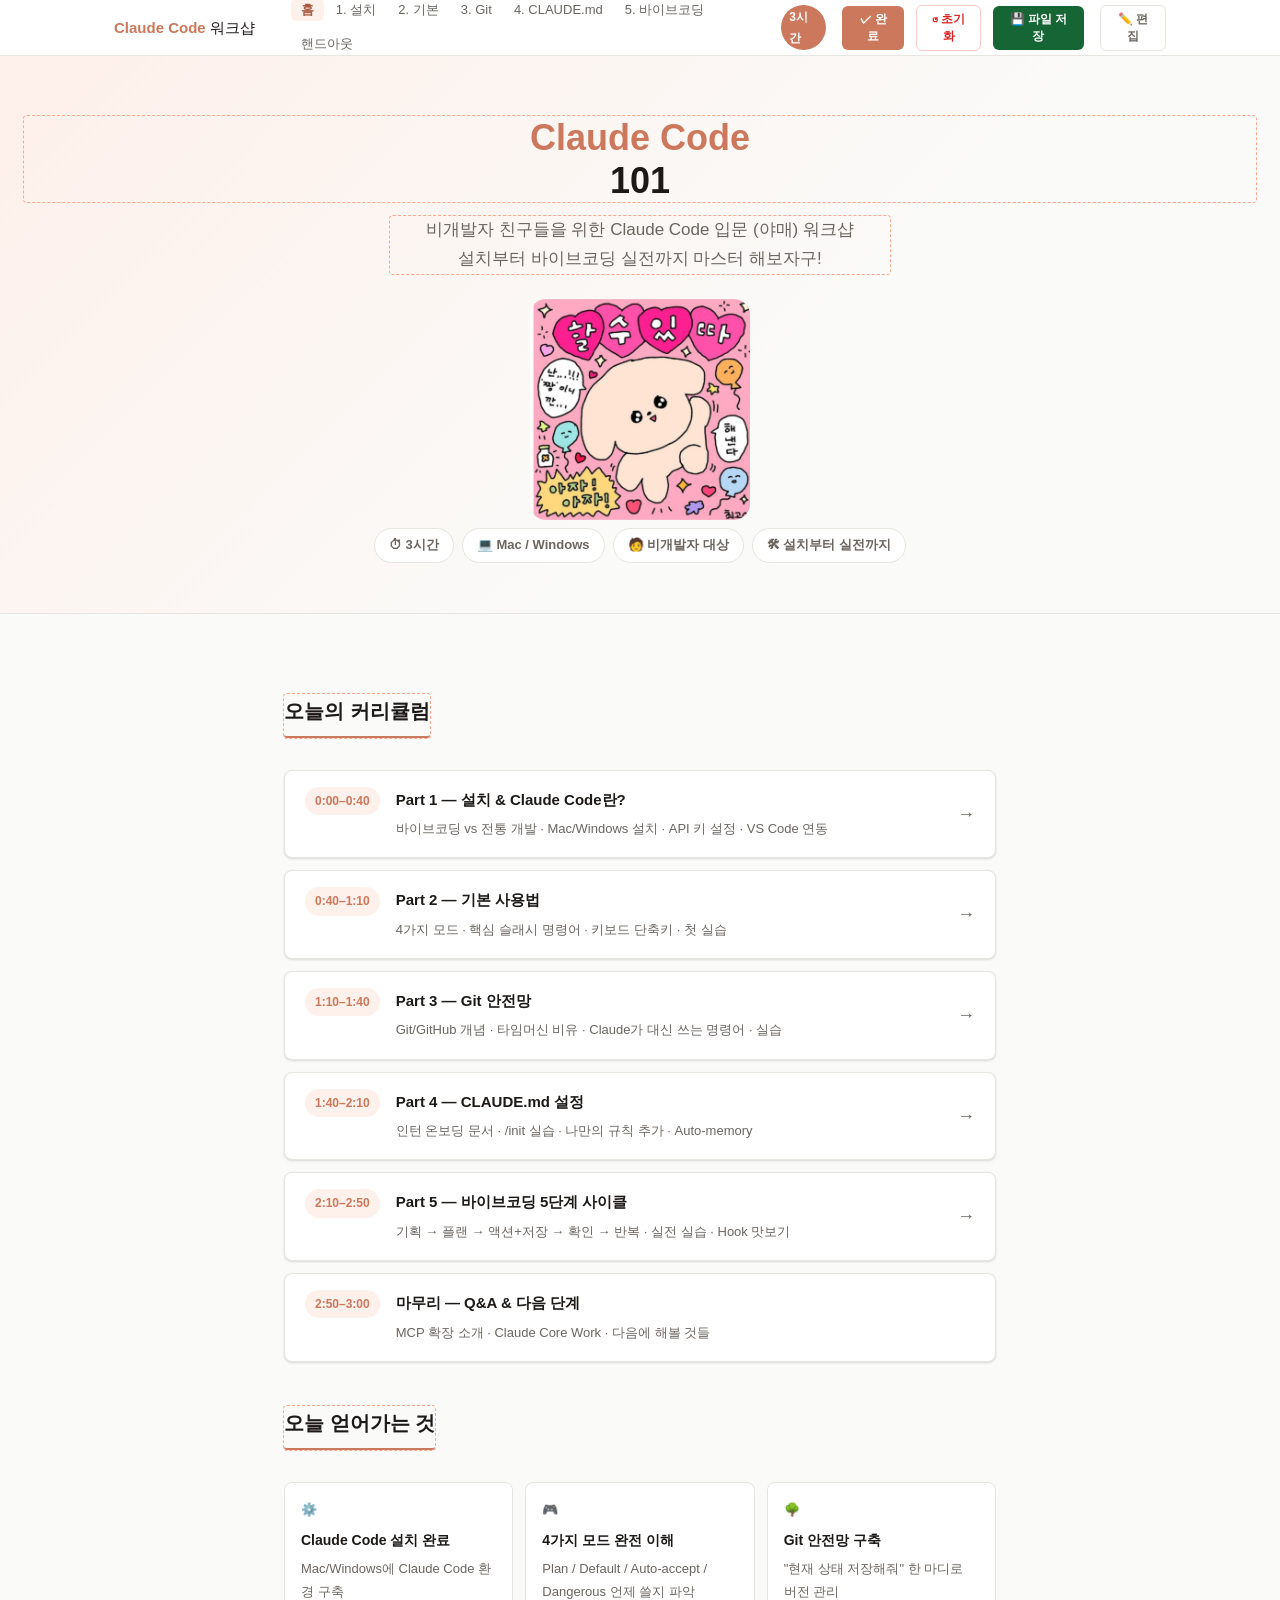
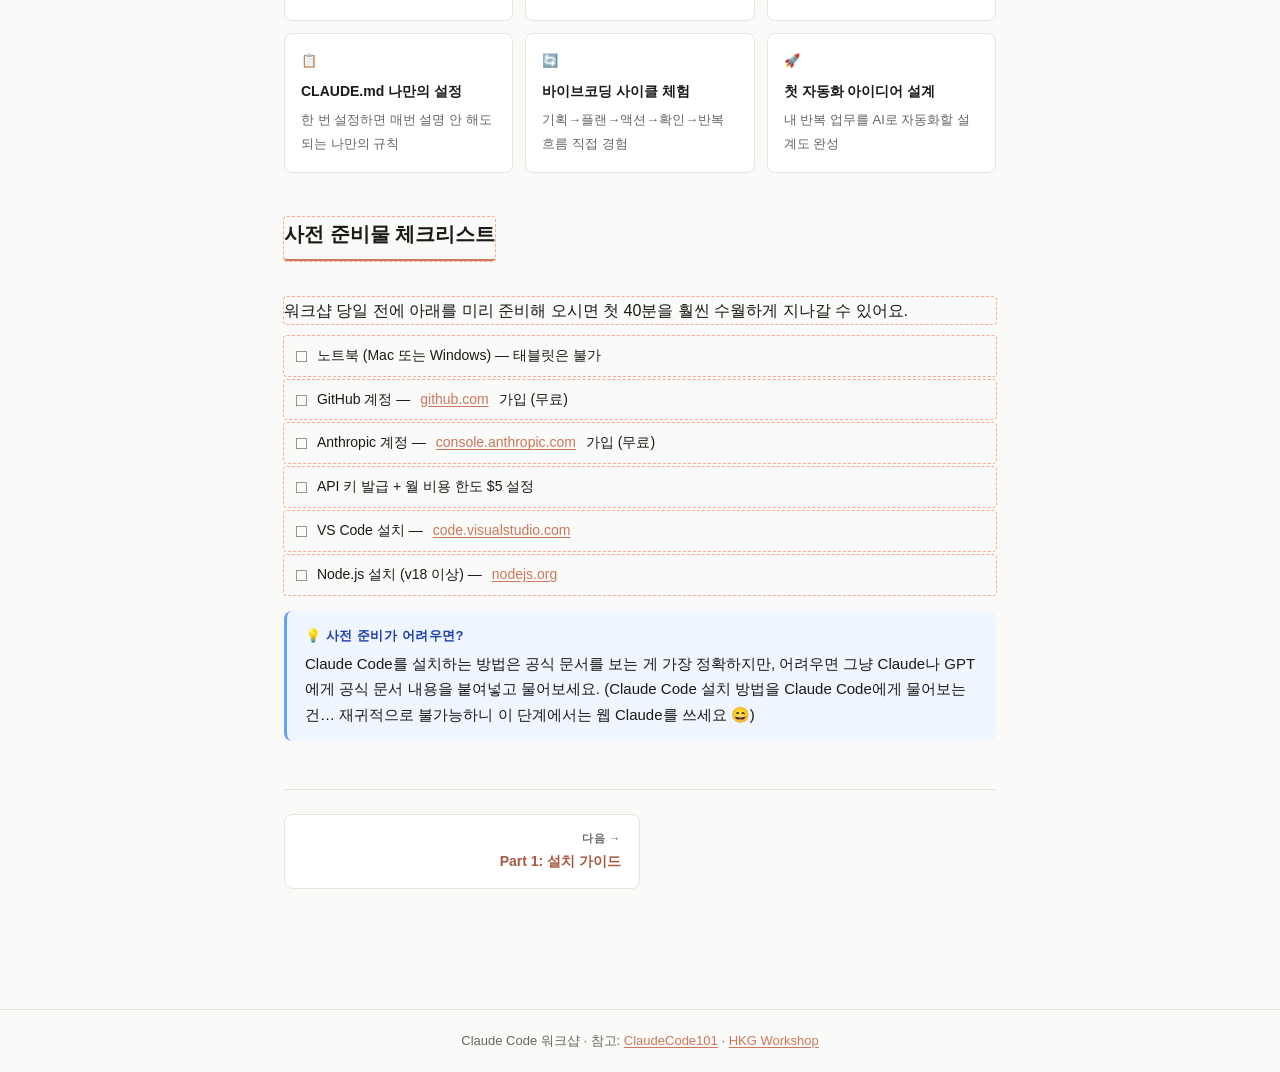
<file: index.html>
<!DOCTYPE html>
<html lang="ko"><head>
  <meta charset="UTF-8">
  <meta name="viewport" content="width=device-width, initial-scale=1.0">
  <title>Claude Code 워크샵</title>
  <link rel="stylesheet" href="./style.css">
  <style>
    .hero-section {
      background: linear-gradient(135deg, #FEF0EA 0%, #FAFAF8 60%);
      border-bottom: 1px solid var(--border);
      padding: 60px 24px 50px;
      text-align: center;
    }
    .hero-section h1 {
      font-size: 36px;
      font-weight: 900;
      line-height: 1.2;
      margin-bottom: 14px;
    }
    .hero-section h1 em { color: var(--accent); font-style: normal; }
    .hero-section p { font-size: 17px; color: var(--text-2); max-width: 500px; margin: 0 auto 20px; }
    .hero-tags { display: flex; gap: 8px; justify-content: center; flex-wrap: wrap; }
    .hero-tag {
      font-size: 13px; font-weight: 600;
      background: white; border: 1px solid var(--border);
      padding: 5px 14px; border-radius: 99px; color: var(--text-2);
    }
    .outcomes {
      display: grid;
      grid-template-columns: repeat(auto-fill, minmax(200px, 1fr));
      gap: 12px;
      margin: 20px 0;
    }
    .outcome-card {
      padding: 16px;
      background: var(--surface);
      border: 1px solid var(--border);
      border-radius: var(--radius);
      font-size: 14px;
    }
    .outcome-icon { font-size: 24px; margin-bottom: 8px; display: block; }
    .outcome-card strong { display: block; margin-bottom: 4px; }
    .outcome-card span { color: var(--text-2); font-size: 13px; }
  </style>
</head>
<body>
<header class="site-header">
  <nav class="nav-inner">
    <a class="nav-logo" href="./index.html">Claude Code <span>워크샵</span></a>
    <ul class="nav-links">
      <li><a href="./index.html" class="active">홈</a></li>
      <li><a href="./01-setup.html">1. 설치</a></li>
      <li><a href="./02-basics.html">2. 기본</a></li>
      <li><a href="./03-git.html">3. Git</a></li>
      <li><a href="./04-claude-md.html">4. CLAUDE.md</a></li>
      <li><a href="./05-vibe-coding.html">5. 바이브코딩</a></li>
      <li><a href="./handout.html">핸드아웃</a></li>
    </ul>
    <div class="nav-spacer"></div>
    <span class="nav-badge">3시간</span>
  <button id="edit-btn" style="padding: 5px 12px; background: var(--accent); color: white; border: none; border-radius: 6px; font-size: 12px; font-weight: 600; cursor: pointer; margin-left: 8px;">✓ 완료</button><button id="reset-btn" style="padding: 5px 10px; background: transparent; color: rgb(220, 38, 38); border: 1px solid rgb(254, 202, 202); border-radius: 6px; font-size: 12px; font-weight: 600; cursor: pointer; margin-left: 4px; display: inline-block;">↺ 초기화</button><button id="save-file-btn" style="padding: 5px 12px; background: rgb(22, 101, 52); color: white; border: none; border-radius: 6px; font-size: 12px; font-weight: 600; cursor: pointer; margin-left: 4px;">💾 파일 저장</button></nav>
</header>

<div class="hero-section">
  <h1 contenteditable="true" style="outline: rgb(252, 169, 142) dashed 1.5px; border-radius: 3px;" data-edit-active="1"><em>Claude Code</em><div>101</div></h1>
  <p contenteditable="true" style="outline: rgb(252, 169, 142) dashed 1.5px; border-radius: 3px;" data-edit-active="1">비개발자 친구들을 위한 Claude Code 입문 (야매) 워크샵<br>설치부터 바이브코딩 실전까지 마스터 해보자구!</p> <img style="width:220px; margin-top:5px; border-radius:16px;" src="./images/화이팅짤.JPG">
  <div class="hero-tags">
    <span class="hero-tag">⏱ 3시간</span>
    <span class="hero-tag">💻 Mac / Windows</span>
    <span class="hero-tag">🧑 비개발자 대상</span>
    <span class="hero-tag">🛠 설치부터 실전까지</span>
  </div>
</div>

<main class="main-content">

  <h2 contenteditable="true" style="outline: rgb(252, 169, 142) dashed 1.5px; border-radius: 3px;" data-edit-active="1">오늘의 커리큘럼</h2>
  <nav class="timeline">
    <a class="timeline-card" href="./01-setup.html">
      <span class="timeline-card-time">0:00–0:40</span>
      <div class="timeline-card-body">
        <strong>Part 1 — 설치 &amp; Claude Code란?</strong>
        <span>바이브코딩 vs 전통 개발 · Mac/Windows 설치 · API 키 설정 · VS Code 연동</span>
      </div>
      <span class="timeline-card-arrow">→</span>
    </a>
    <a class="timeline-card" href="./02-basics.html">
      <span class="timeline-card-time">0:40–1:10</span>
      <div class="timeline-card-body">
        <strong>Part 2 — 기본 사용법</strong>
        <span>4가지 모드 · 핵심 슬래시 명령어 · 키보드 단축키 · 첫 실습</span>
      </div>
      <span class="timeline-card-arrow">→</span>
    </a>
    <a class="timeline-card" href="./03-git.html">
      <span class="timeline-card-time">1:10–1:40</span>
      <div class="timeline-card-body">
        <strong>Part 3 — Git 안전망</strong>
        <span>Git/GitHub 개념 · 타임머신 비유 · Claude가 대신 쓰는 명령어 · 실습</span>
      </div>
      <span class="timeline-card-arrow">→</span>
    </a>
    <a class="timeline-card" href="./04-claude-md.html">
      <span class="timeline-card-time">1:40–2:10</span>
      <div class="timeline-card-body">
        <strong>Part 4 — CLAUDE.md 설정</strong>
        <span>인턴 온보딩 문서 · /init 실습 · 나만의 규칙 추가 · Auto-memory</span>
      </div>
      <span class="timeline-card-arrow">→</span>
    </a>
    <a class="timeline-card" href="./05-vibe-coding.html">
      <span class="timeline-card-time">2:10–2:50</span>
      <div class="timeline-card-body">
        <strong>Part 5 — 바이브코딩 5단계 사이클</strong>
        <span>기획 → 플랜 → 액션+저장 → 확인 → 반복 · 실전 실습 · Hook 맛보기</span>
      </div>
      <span class="timeline-card-arrow">→</span>
    </a>
    <div class="timeline-card" style="cursor:default;">
      <span class="timeline-card-time">2:50–3:00</span>
      <div class="timeline-card-body">
        <strong>마무리 — Q&amp;A &amp; 다음 단계</strong>
        <span>MCP 확장 소개 · Claude Core Work · 다음에 해볼 것들</span>
      </div>
    </div>
  </nav>

  <h2 contenteditable="true" style="outline: rgb(252, 169, 142) dashed 1.5px; border-radius: 3px;" data-edit-active="1">오늘 얻어가는 것</h2>
  <div class="outcomes">
    <div class="outcome-card">
      <span class="outcome-icon">⚙️</span>
      <strong>Claude Code 설치 완료</strong>
      <span>Mac/Windows에 Claude Code 환경 구축</span>
    </div>
    <div class="outcome-card">
      <span class="outcome-icon">🎮</span>
      <strong>4가지 모드 완전 이해</strong>
      <span>Plan / Default / Auto-accept / Dangerous 언제 쓸지 파악</span>
    </div>
    <div class="outcome-card">
      <span class="outcome-icon">🌳</span>
      <strong>Git 안전망 구축</strong>
      <span>"현재 상태 저장해줘" 한 마디로 버전 관리</span>
    </div>
    <div class="outcome-card">
      <span class="outcome-icon">📋</span>
      <strong>CLAUDE.md 나만의 설정</strong>
      <span>한 번 설정하면 매번 설명 안 해도 되는 나만의 규칙</span>
    </div>
    <div class="outcome-card">
      <span class="outcome-icon">🔄</span>
      <strong>바이브코딩 사이클 체험</strong>
      <span>기획→플랜→액션→확인→반복 흐름 직접 경험</span>
    </div>
    <div class="outcome-card">
      <span class="outcome-icon">🚀</span>
      <strong>첫 자동화 아이디어 설계</strong>
      <span>내 반복 업무를 AI로 자동화할 설계도 완성</span>
    </div>
  </div>

  <h2 contenteditable="true" style="outline: rgb(252, 169, 142) dashed 1.5px; border-radius: 3px;" data-edit-active="1">사전 준비물 체크리스트</h2>
  <p contenteditable="true" style="outline: rgb(252, 169, 142) dashed 1.5px; border-radius: 3px;" data-edit-active="1">워크샵 당일 전에 아래를 미리 준비해 오시면 첫 40분을 훨씬 수월하게 지나갈 수 있어요.</p>
  <ul class="checklist">
    <li contenteditable="true" style="outline: rgb(252, 169, 142) dashed 1.5px; border-radius: 3px;" data-edit-active="1">노트북 (Mac 또는 Windows) — 태블릿은 불가</li>
    <li contenteditable="true" style="outline: rgb(252, 169, 142) dashed 1.5px; border-radius: 3px;" data-edit-active="1">GitHub 계정 — <a href="https://github.com" target="_blank">github.com</a> 가입 (무료)</li>
    <li contenteditable="true" style="outline: rgb(252, 169, 142) dashed 1.5px; border-radius: 3px;" data-edit-active="1">Anthropic 계정 — <a href="https://console.anthropic.com" target="_blank">console.anthropic.com</a> 가입 (무료)</li>
    <li contenteditable="true" style="outline: rgb(252, 169, 142) dashed 1.5px; border-radius: 3px;" data-edit-active="1">API 키 발급 + 월 비용 한도 $5 설정</li>
    <li contenteditable="true" style="outline: rgb(252, 169, 142) dashed 1.5px; border-radius: 3px;" data-edit-active="1">VS Code 설치 — <a href="https://code.visualstudio.com" target="_blank">code.visualstudio.com</a></li>
    <li contenteditable="true" style="outline: rgb(252, 169, 142) dashed 1.5px; border-radius: 3px;" data-edit-active="1">Node.js 설치 (v18 이상) — <a href="https://nodejs.org" target="_blank">nodejs.org</a></li>
  </ul>

  <div class="callout callout-info">
    <div class="callout-title">💡 사전 준비가 어려우면?</div>
    Claude Code를 설치하는 방법은 공식 문서를 보는 게 가장 정확하지만, 어려우면 그냥 Claude나 GPT에게 공식 문서 내용을 붙여넣고 물어보세요. (Claude Code 설치 방법을 Claude Code에게 물어보는 건… 재귀적으로 불가능하니 이 단계에서는 웹 Claude를 쓰세요 😄)
  </div>

  <div class="page-nav">
    <a class="next" href="./01-setup.html">
      <span class="nav-dir">다음 →</span>
      <span class="nav-title">Part 1: 설치 가이드</span>
    </a>
  </div>

</main>

<footer class="site-footer">
  Claude Code 워크샵 · 참고: <a href="https://m1zz.github.io/ClaudeCode101" target="_blank">ClaudeCode101</a> · <a href="https://hkg-workshop.vercel.app" target="_blank">HKG Workshop</a>
</footer>

<script>
  // Mark active nav link
  const path = location.pathname.split('/').pop() || 'index.html';
  document.querySelectorAll('.nav-links a').forEach(a => {
    if (a.getAttribute('href').includes(path)) a.classList.add('active');
    else a.classList.remove('active');
  });
</script>
<script src="./edit.js"></script>


</body><whale-quicksearch translate="no" style="visibility: visible;"></whale-quicksearch></html>
</file>
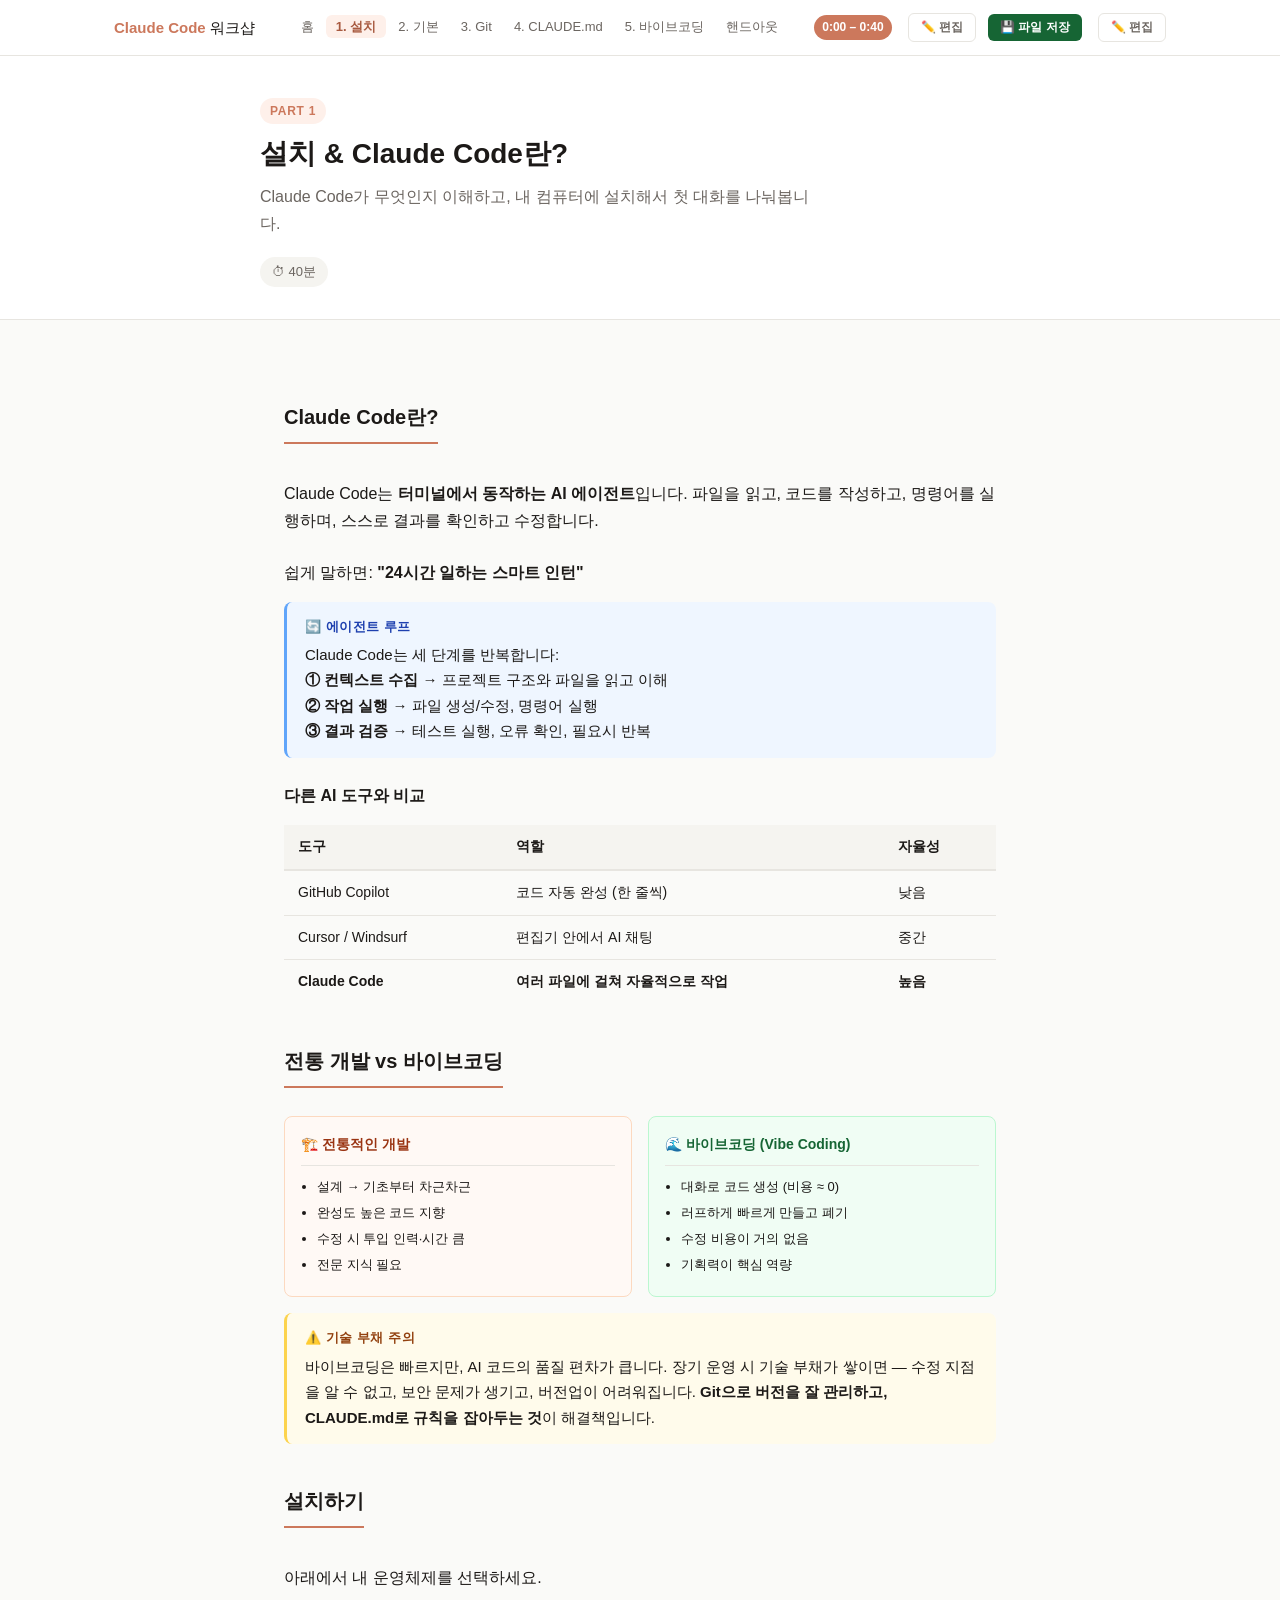
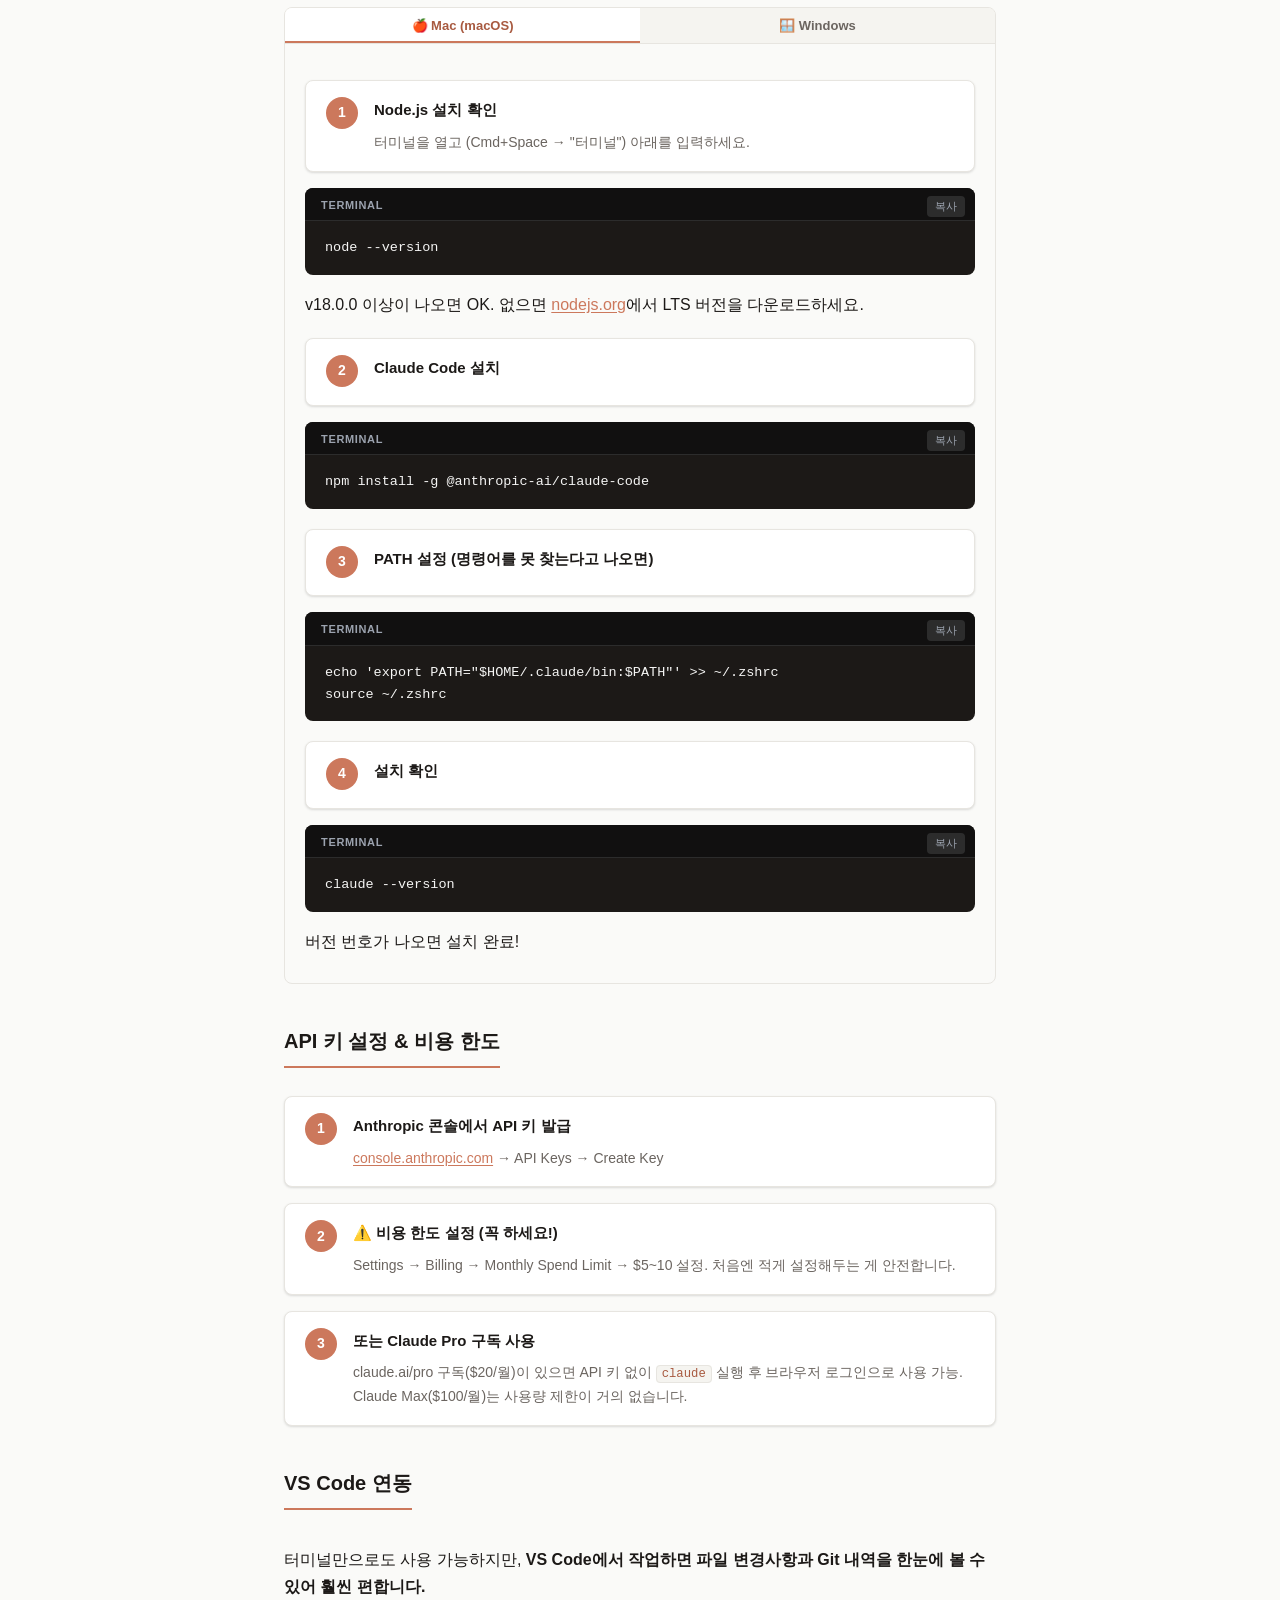
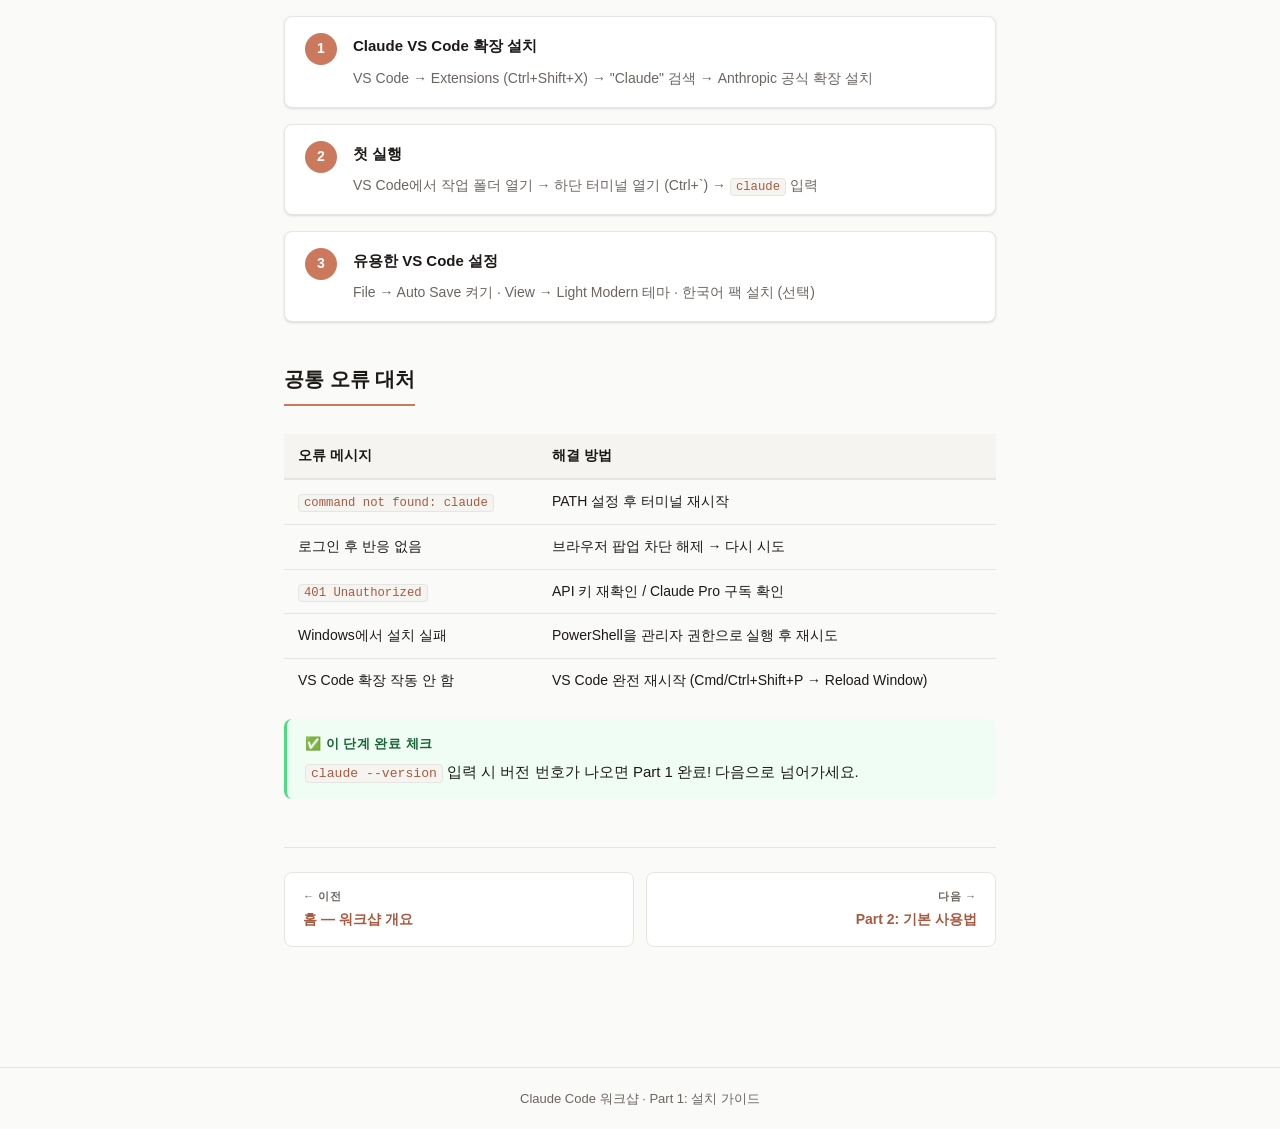
<file: 01-setup.html>
<!DOCTYPE html>
<html lang="ko"><head>
  <meta charset="UTF-8">
  <meta name="viewport" content="width=device-width, initial-scale=1.0">
  <title>Part 1: 설치 가이드 — Claude Code 워크샵</title>
  <link rel="stylesheet" href="./style.css">
</head>
<body>
<header class="site-header">
  <nav class="nav-inner">
    <a class="nav-logo" href="./index.html">Claude Code <span>워크샵</span></a>
    <ul class="nav-links">
      <li><a href="./index.html">홈</a></li>
      <li><a href="./01-setup.html" class="active">1. 설치</a></li>
      <li><a href="./02-basics.html">2. 기본</a></li>
      <li><a href="./03-git.html">3. Git</a></li>
      <li><a href="./04-claude-md.html">4. CLAUDE.md</a></li>
      <li><a href="./05-vibe-coding.html">5. 바이브코딩</a></li>
      <li><a href="./handout.html">핸드아웃</a></li>
    </ul>
    <div class="nav-spacer"></div>
    <span class="nav-badge">0:00 – 0:40</span>
  <button id="edit-btn" style="padding: 5px 12px; background: transparent; color: var(--text-2); border: 1px solid var(--border); border-radius: 6px; font-size: 12px; font-weight: 600; cursor: pointer; margin-left: 8px;">✏️ 편집</button><button id="reset-btn" style="padding: 5px 10px; background: transparent; color: rgb(220, 38, 38); border: 1px solid rgb(254, 202, 202); border-radius: 6px; font-size: 12px; font-weight: 600; cursor: pointer; margin-left: 4px; display: none;">↺ 초기화</button><button id="save-file-btn" style="padding: 5px 12px; background: rgb(22, 101, 52); color: white; border: none; border-radius: 6px; font-size: 12px; font-weight: 600; cursor: pointer; margin-left: 4px;">💾 파일 저장</button></nav>
</header>

<div class="page-hero">
  <div class="page-hero-inner">
    <span class="part-badge">Part 1</span>
    <h1>설치 &amp; Claude Code란?</h1>
    <p>Claude Code가 무엇인지 이해하고, 내 컴퓨터에 설치해서 첫 대화를 나눠봅니다.</p>
    <div class="time-badge">⏱ 40분</div>
  </div>
</div>

<main class="main-content">

  <h2>Claude Code란?</h2>
  <p>Claude Code는 <strong>터미널에서 동작하는 AI 에이전트</strong>입니다. 파일을 읽고, 코드를 작성하고, 명령어를 실행하며, 스스로 결과를 확인하고 수정합니다.</p>
  <p>쉽게 말하면: <strong>"24시간 일하는 스마트 인턴"</strong></p>

  <div class="callout callout-info">
    <div class="callout-title">🔄 에이전트 루프</div>
    Claude Code는 세 단계를 반복합니다:<br>
    <strong>① 컨텍스트 수집</strong> → 프로젝트 구조와 파일을 읽고 이해<br>
    <strong>② 작업 실행</strong> → 파일 생성/수정, 명령어 실행<br>
    <strong>③ 결과 검증</strong> → 테스트 실행, 오류 확인, 필요시 반복
  </div>

  <h3>다른 AI 도구와 비교</h3>
  <div class="table-wrap">
    <table>
      <thead>
        <tr>
          <th>도구</th>
          <th>역할</th>
          <th>자율성</th>
        </tr>
      </thead>
      <tbody>
        <tr>
          <td>GitHub Copilot</td>
          <td>코드 자동 완성 (한 줄씩)</td>
          <td>낮음</td>
        </tr>
        <tr>
          <td>Cursor / Windsurf</td>
          <td>편집기 안에서 AI 채팅</td>
          <td>중간</td>
        </tr>
        <tr>
          <td><strong>Claude Code</strong></td>
          <td><strong>여러 파일에 걸쳐 자율적으로 작업</strong></td>
          <td><strong>높음</strong></td>
        </tr>
      </tbody>
    </table>
  </div>

  <h2>전통 개발 vs 바이브코딩</h2>
  <div class="compare-grid">
    <div class="compare-card traditional">
      <h4>🏗️ 전통적인 개발</h4>
      <ul>
        <li>설계 → 기초부터 차근차근</li>
        <li>완성도 높은 코드 지향</li>
        <li>수정 시 투입 인력·시간 큼</li>
        <li>전문 지식 필요</li>
      </ul>
    </div>
    <div class="compare-card vibe">
      <h4>🌊 바이브코딩 (Vibe Coding)</h4>
      <ul>
        <li>대화로 코드 생성 (비용 ≈ 0)</li>
        <li>러프하게 빠르게 만들고 폐기</li>
        <li>수정 비용이 거의 없음</li>
        <li>기획력이 핵심 역량</li>
      </ul>
    </div>
  </div>

  <div class="callout callout-warning">
    <div class="callout-title">⚠️ 기술 부채 주의</div>
    바이브코딩은 빠르지만, AI 코드의 품질 편차가 큽니다. 장기 운영 시 기술 부채가 쌓이면 — 수정 지점을 알 수 없고, 보안 문제가 생기고, 버전업이 어려워집니다. <strong>Git으로 버전을 잘 관리하고, CLAUDE.md로 규칙을 잡아두는 것</strong>이 해결책입니다.
  </div>

  <h2>설치하기</h2>
  <p>아래에서 내 운영체제를 선택하세요.</p>

  <div class="os-tabs">
    <div class="os-tab-buttons">
      <button class="os-tab-btn active" onclick="switchTab(this, 'mac')">🍎 Mac (macOS)</button>
      <button class="os-tab-btn" onclick="switchTab(this, 'win')">🪟 Windows</button>
    </div>

    <!-- MAC -->
    <div id="tab-mac" class="os-tab-content active">
      <div class="steps">
        <div class="step">
          <div class="step-num">1</div>
          <div class="step-body">
            <h3>Node.js 설치 확인</h3>
            <p>터미널을 열고 (Cmd+Space → "터미널") 아래를 입력하세요.</p>
          </div>
        </div>
      </div>
      <div class="code-block">
        <div class="code-label">Terminal</div>
        <button class="copy-btn" onclick="copyCode(this)">복사</button>
        <pre>node --version</pre>
      </div>
      <p>v18.0.0 이상이 나오면 OK. 없으면 <a href="https://nodejs.org" target="_blank">nodejs.org</a>에서 LTS 버전을 다운로드하세요.</p>

      <div class="steps" style="margin-top:20px;">
        <div class="step">
          <div class="step-num">2</div>
          <div class="step-body">
            <h3>Claude Code 설치</h3>
          </div>
        </div>
      </div>
      <div class="code-block">
        <div class="code-label">Terminal</div>
        <button class="copy-btn" onclick="copyCode(this)">복사</button>
        <pre>npm install -g @anthropic-ai/claude-code</pre>
      </div>

      <div class="steps" style="margin-top:20px;">
        <div class="step">
          <div class="step-num">3</div>
          <div class="step-body">
            <h3>PATH 설정 (명령어를 못 찾는다고 나오면)</h3>
          </div>
        </div>
      </div>
      <div class="code-block">
        <div class="code-label">Terminal</div>
        <button class="copy-btn" onclick="copyCode(this)">복사</button>
        <pre>echo 'export PATH="$HOME/.claude/bin:$PATH"' &gt;&gt; ~/.zshrc
source ~/.zshrc</pre>
      </div>

      <div class="steps" style="margin-top:20px;">
        <div class="step">
          <div class="step-num">4</div>
          <div class="step-body">
            <h3>설치 확인</h3>
          </div>
        </div>
      </div>
      <div class="code-block">
        <div class="code-label">Terminal</div>
        <button class="copy-btn" onclick="copyCode(this)">복사</button>
        <pre>claude --version</pre>
      </div>
      <p>버전 번호가 나오면 설치 완료!</p>
    </div>

    <!-- WINDOWS -->
    <div id="tab-win" class="os-tab-content">
      <div class="callout callout-warning">
        <div class="callout-title">⚠️ PowerShell 필수</div>
        Windows에서는 반드시 <strong>PowerShell</strong>을 사용해야 합니다. CMD(명령 프롬프트)에서는 작동하지 않습니다. VS Code 터미널이 기본 PowerShell이면 바로 사용 가능합니다.
      </div>

      <div class="steps" style="margin-top:20px;">
        <div class="step">
          <div class="step-num">1</div>
          <div class="step-body">
            <h3>Node.js 설치 확인</h3>
            <p>PowerShell을 열고 아래를 입력하세요.</p>
          </div>
        </div>
      </div>
      <div class="code-block">
        <div class="code-label">PowerShell</div>
        <button class="copy-btn" onclick="copyCode(this)">복사</button>
        <pre>node --version</pre>
      </div>
      <p>v18 이상이 없으면 <a href="https://nodejs.org" target="_blank">nodejs.org</a>에서 LTS 버전을 다운로드하세요.</p>

      <div class="steps" style="margin-top:20px;">
        <div class="step">
          <div class="step-num">2</div>
          <div class="step-body">
            <h3>Claude Code 설치</h3>
          </div>
        </div>
      </div>
      <div class="code-block">
        <div class="code-label">PowerShell</div>
        <button class="copy-btn" onclick="copyCode(this)">복사</button>
        <pre>npm install -g @anthropic-ai/claude-code</pre>
      </div>

      <div class="steps" style="margin-top:20px;">
        <div class="step">
          <div class="step-num">3</div>
          <div class="step-body">
            <h3>PATH 수동 추가 (명령어를 못 찾으면)</h3>
            <p>시스템 환경변수에 아래 경로를 추가하세요:</p>
          </div>
        </div>
      </div>
      <div class="code-block">
        <div class="code-label">추가할 PATH 경로</div>
        <button class="copy-btn" onclick="copyCode(this)">복사</button>
        <pre>%USERPROFILE%\.claude\bin</pre>
      </div>
      <p style="font-size:13px; color:var(--text-2);">시작 → 환경 변수 검색 → 사용자 변수 Path 편집 → 새로 만들기 → 위 경로 입력 → 확인 → PowerShell 재시작</p>

      <div class="steps" style="margin-top:20px;">
        <div class="step">
          <div class="step-num">4</div>
          <div class="step-body">
            <h3>설치 확인</h3>
          </div>
        </div>
      </div>
      <div class="code-block">
        <div class="code-label">PowerShell</div>
        <button class="copy-btn" onclick="copyCode(this)">복사</button>
        <pre>claude --version</pre>
      </div>
    </div>
  </div>

  <h2>API 키 설정 &amp; 비용 한도</h2>

  <div class="steps">
    <div class="step">
      <div class="step-num">1</div>
      <div class="step-body">
        <h3>Anthropic 콘솔에서 API 키 발급</h3>
        <p><a href="https://console.anthropic.com" target="_blank">console.anthropic.com</a> → API Keys → Create Key</p>
      </div>
    </div>
    <div class="step">
      <div class="step-num">2</div>
      <div class="step-body">
        <h3>⚠️ 비용 한도 설정 (꼭 하세요!)</h3>
        <p>Settings → Billing → Monthly Spend Limit → $5~10 설정. 처음엔 적게 설정해두는 게 안전합니다.</p>
      </div>
    </div>
    <div class="step">
      <div class="step-num">3</div>
      <div class="step-body">
        <h3>또는 Claude Pro 구독 사용</h3>
        <p>claude.ai/pro 구독($20/월)이 있으면 API 키 없이 <code>claude</code> 실행 후 브라우저 로그인으로 사용 가능. Claude Max($100/월)는 사용량 제한이 거의 없습니다.</p>
      </div>
    </div>
  </div>

  <h2>VS Code 연동</h2>
  <p>터미널만으로도 사용 가능하지만, <strong>VS Code에서 작업하면 파일 변경사항과 Git 내역을 한눈에 볼 수 있어 훨씬 편합니다.</strong></p>

  <div class="steps">
    <div class="step">
      <div class="step-num">1</div>
      <div class="step-body">
        <h3>Claude VS Code 확장 설치</h3>
        <p>VS Code → Extensions (Ctrl+Shift+X) → "Claude" 검색 → Anthropic 공식 확장 설치</p>
      </div>
    </div>
    <div class="step">
      <div class="step-num">2</div>
      <div class="step-body">
        <h3>첫 실행</h3>
        <p>VS Code에서 작업 폴더 열기 → 하단 터미널 열기 (Ctrl+`) → <code>claude</code> 입력</p>
      </div>
    </div>
    <div class="step">
      <div class="step-num">3</div>
      <div class="step-body">
        <h3>유용한 VS Code 설정</h3>
        <p>File → Auto Save 켜기 · View → Light Modern 테마 · 한국어 팩 설치 (선택)</p>
      </div>
    </div>
  </div>

  <h2>공통 오류 대처</h2>
  <div class="table-wrap">
    <table>
      <thead>
        <tr><th>오류 메시지</th><th>해결 방법</th></tr>
      </thead>
      <tbody>
        <tr>
          <td><code>command not found: claude</code></td>
          <td>PATH 설정 후 터미널 재시작</td>
        </tr>
        <tr>
          <td>로그인 후 반응 없음</td>
          <td>브라우저 팝업 차단 해제 → 다시 시도</td>
        </tr>
        <tr>
          <td><code>401 Unauthorized</code></td>
          <td>API 키 재확인 / Claude Pro 구독 확인</td>
        </tr>
        <tr>
          <td>Windows에서 설치 실패</td>
          <td>PowerShell을 관리자 권한으로 실행 후 재시도</td>
        </tr>
        <tr>
          <td>VS Code 확장 작동 안 함</td>
          <td>VS Code 완전 재시작 (Cmd/Ctrl+Shift+P → Reload Window)</td>
        </tr>
      </tbody>
    </table>
  </div>

  <div class="callout callout-tip">
    <div class="callout-title">✅ 이 단계 완료 체크</div>
    <code>claude --version</code> 입력 시 버전 번호가 나오면 Part 1 완료! 다음으로 넘어가세요.
  </div>

  <div class="page-nav">
    <a class="prev" href="./index.html">
      <span class="nav-dir">← 이전</span>
      <span class="nav-title">홈 — 워크샵 개요</span>
    </a>
    <a class="next" href="./02-basics.html">
      <span class="nav-dir">다음 →</span>
      <span class="nav-title">Part 2: 기본 사용법</span>
    </a>
  </div>
</main>

<footer class="site-footer">
  Claude Code 워크샵 · Part 1: 설치 가이드
</footer>

<script>
function switchTab(btn, id) {
  document.querySelectorAll('.os-tab-btn').forEach(b => b.classList.remove('active'));
  document.querySelectorAll('.os-tab-content').forEach(c => c.classList.remove('active'));
  btn.classList.add('active');
  document.getElementById('tab-' + id).classList.add('active');
}

function copyCode(btn) {
  const pre = btn.closest('.code-block').querySelector('pre');
  navigator.clipboard.writeText(pre.textContent.trim()).then(() => {
    btn.textContent = '복사됨 ✓';
    btn.classList.add('copied');
    setTimeout(() => { btn.textContent = '복사'; btn.classList.remove('copied'); }, 2000);
  });
}
</script>
<script src="./edit.js"></script>


</body><whale-quicksearch translate="no" style="visibility: visible;"></whale-quicksearch></html>
</file>
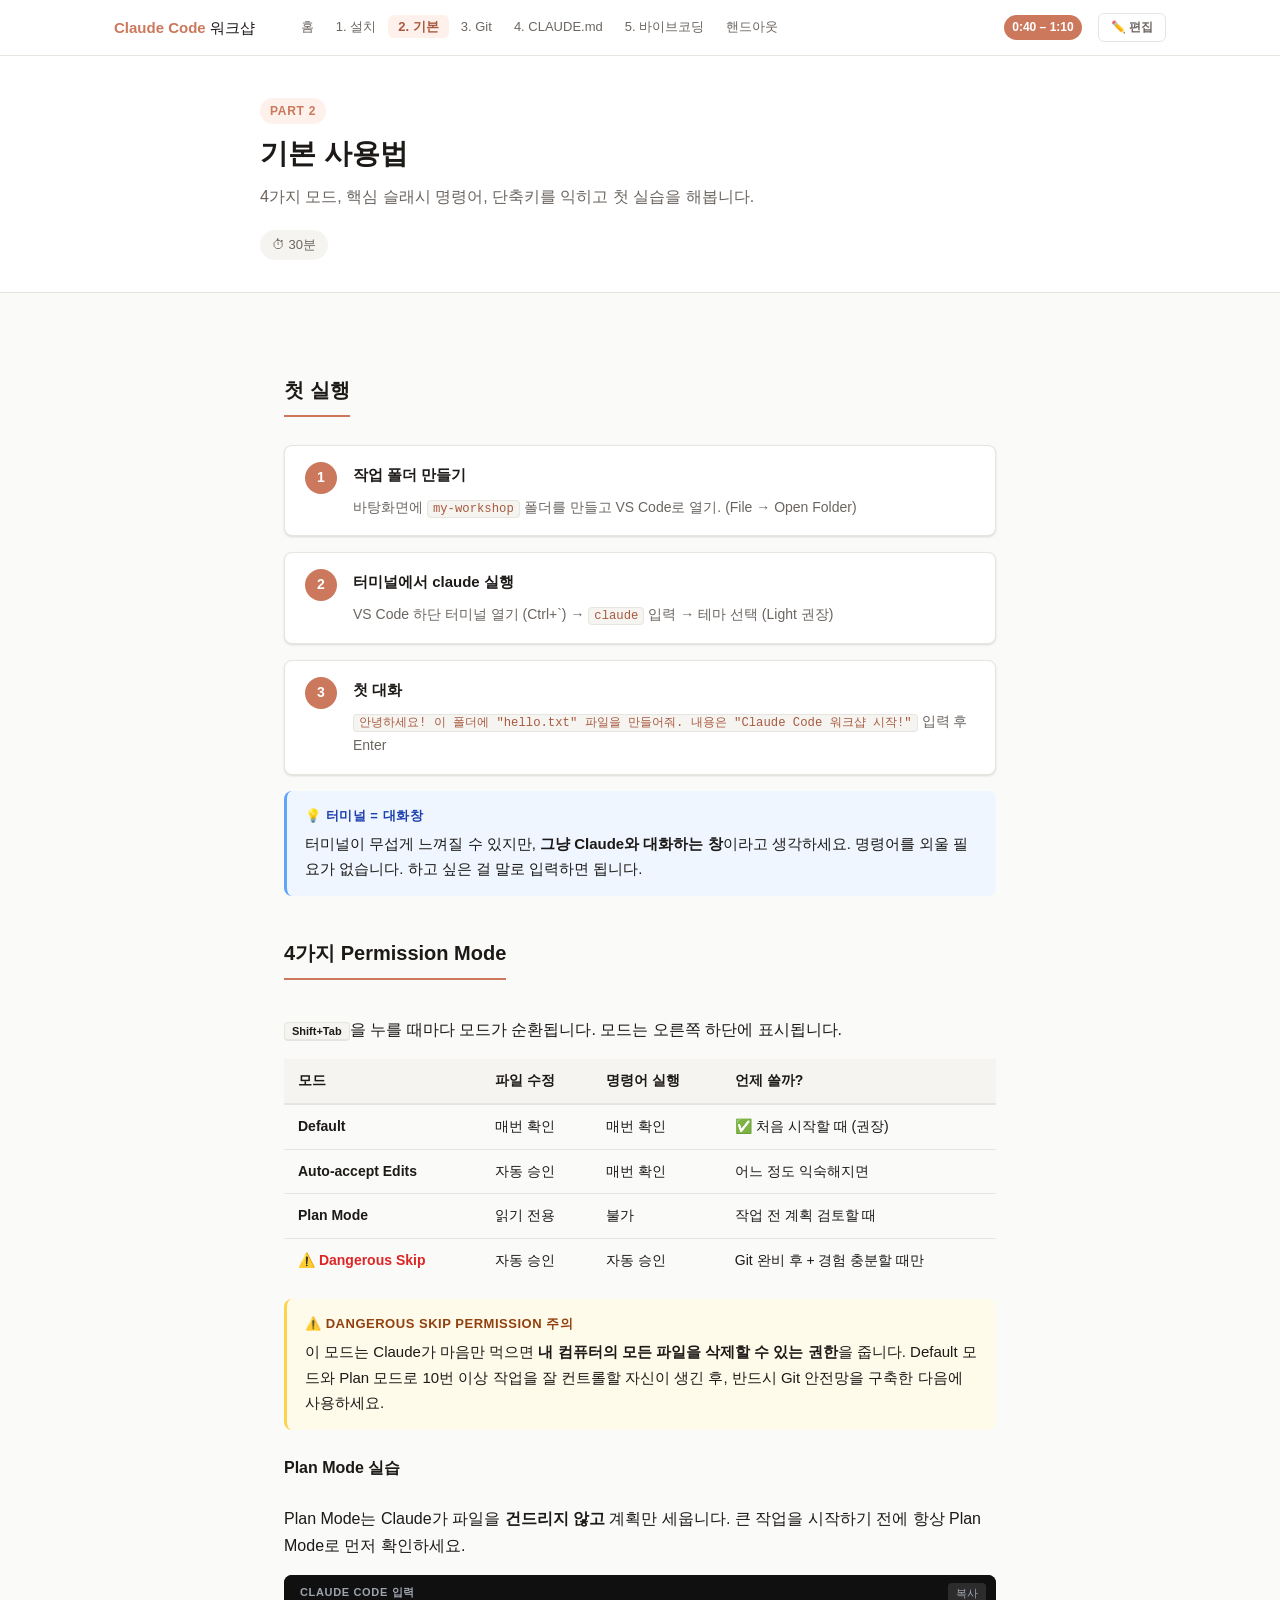
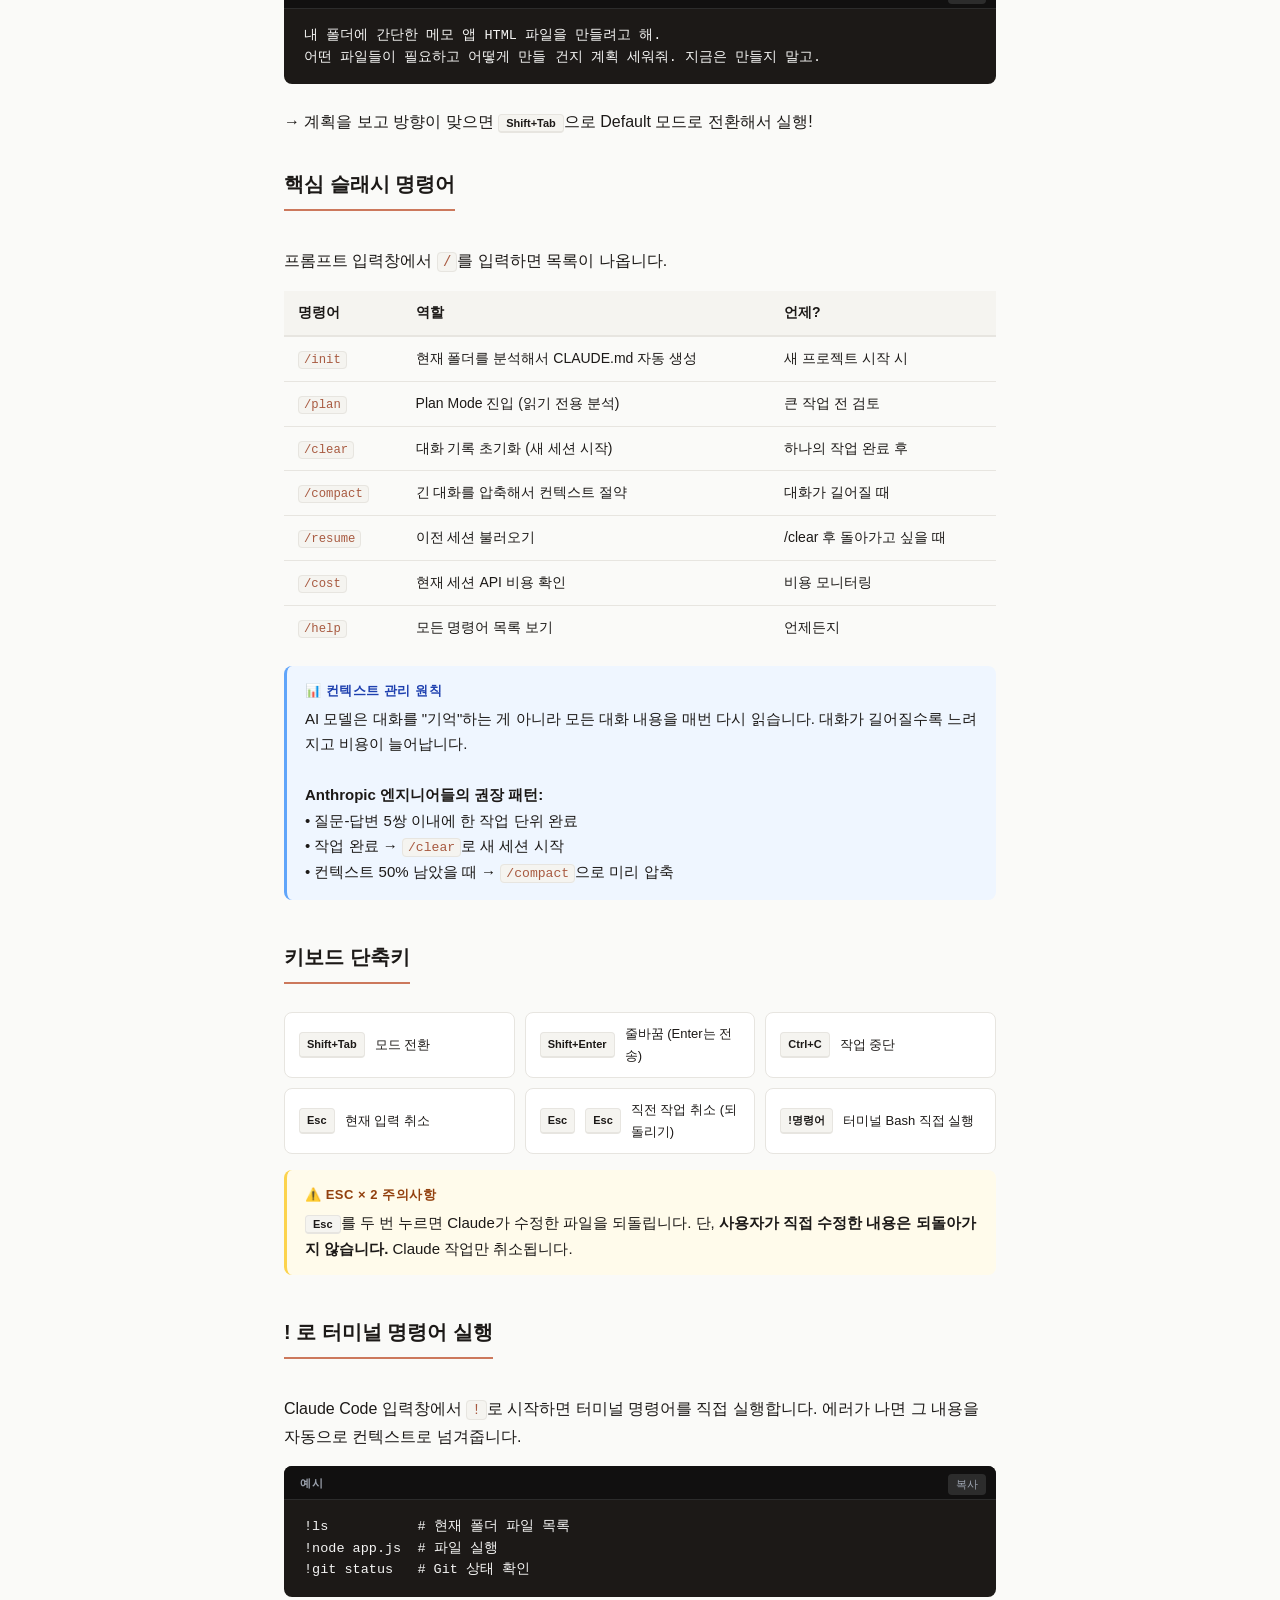
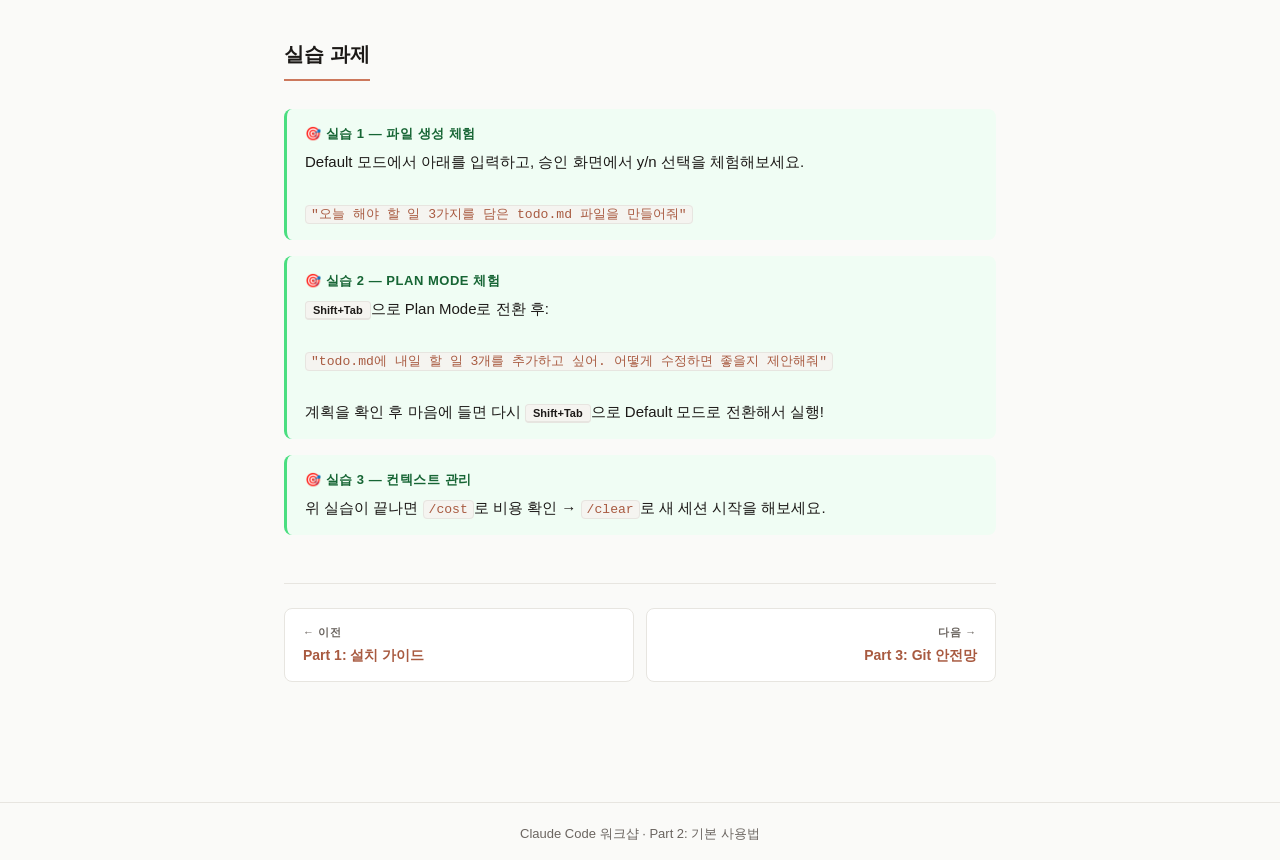
<file: 02-basics.html>
<!DOCTYPE html>
<html lang="ko">
<head>
  <meta charset="UTF-8">
  <meta name="viewport" content="width=device-width, initial-scale=1.0">
  <title>Part 2: 기본 사용법 — Claude Code 워크샵</title>
  <link rel="stylesheet" href="./style.css">
</head>
<body>
<header class="site-header">
  <nav class="nav-inner">
    <a class="nav-logo" href="./index.html">Claude Code <span>워크샵</span></a>
    <ul class="nav-links">
      <li><a href="./index.html">홈</a></li>
      <li><a href="./01-setup.html">1. 설치</a></li>
      <li><a href="./02-basics.html" class="active">2. 기본</a></li>
      <li><a href="./03-git.html">3. Git</a></li>
      <li><a href="./04-claude-md.html">4. CLAUDE.md</a></li>
      <li><a href="./05-vibe-coding.html">5. 바이브코딩</a></li>
      <li><a href="./handout.html">핸드아웃</a></li>
    </ul>
    <div class="nav-spacer"></div>
    <span class="nav-badge">0:40 – 1:10</span>
  </nav>
</header>

<div class="page-hero">
  <div class="page-hero-inner">
    <span class="part-badge">Part 2</span>
    <h1>기본 사용법</h1>
    <p>4가지 모드, 핵심 슬래시 명령어, 단축키를 익히고 첫 실습을 해봅니다.</p>
    <div class="time-badge">⏱ 30분</div>
  </div>
</div>

<main class="main-content">

  <h2>첫 실행</h2>
  <div class="steps">
    <div class="step">
      <div class="step-num">1</div>
      <div class="step-body">
        <h3>작업 폴더 만들기</h3>
        <p>바탕화면에 <code>my-workshop</code> 폴더를 만들고 VS Code로 열기. (File → Open Folder)</p>
      </div>
    </div>
    <div class="step">
      <div class="step-num">2</div>
      <div class="step-body">
        <h3>터미널에서 claude 실행</h3>
        <p>VS Code 하단 터미널 열기 (Ctrl+`) → <code>claude</code> 입력 → 테마 선택 (Light 권장)</p>
      </div>
    </div>
    <div class="step">
      <div class="step-num">3</div>
      <div class="step-body">
        <h3>첫 대화</h3>
        <p><code>안녕하세요! 이 폴더에 "hello.txt" 파일을 만들어줘. 내용은 "Claude Code 워크샵 시작!"</code> 입력 후 Enter</p>
      </div>
    </div>
  </div>

  <div class="callout callout-info">
    <div class="callout-title">💡 터미널 = 대화창</div>
    터미널이 무섭게 느껴질 수 있지만, <strong>그냥 Claude와 대화하는 창</strong>이라고 생각하세요. 명령어를 외울 필요가 없습니다. 하고 싶은 걸 말로 입력하면 됩니다.
  </div>

  <h2>4가지 Permission Mode</h2>
  <p><kbd>Shift+Tab</kbd>을 누를 때마다 모드가 순환됩니다. 모드는 오른쪽 하단에 표시됩니다.</p>

  <div class="table-wrap">
    <table>
      <thead>
        <tr>
          <th>모드</th>
          <th>파일 수정</th>
          <th>명령어 실행</th>
          <th>언제 쓸까?</th>
        </tr>
      </thead>
      <tbody>
        <tr>
          <td><strong>Default</strong></td>
          <td>매번 확인</td>
          <td>매번 확인</td>
          <td>✅ 처음 시작할 때 (권장)</td>
        </tr>
        <tr>
          <td><strong>Auto-accept Edits</strong></td>
          <td>자동 승인</td>
          <td>매번 확인</td>
          <td>어느 정도 익숙해지면</td>
        </tr>
        <tr>
          <td><strong>Plan Mode</strong></td>
          <td>읽기 전용</td>
          <td>불가</td>
          <td>작업 전 계획 검토할 때</td>
        </tr>
        <tr>
          <td style="color:#DC2626;"><strong>⚠️ Dangerous Skip</strong></td>
          <td>자동 승인</td>
          <td>자동 승인</td>
          <td>Git 완비 후 + 경험 충분할 때만</td>
        </tr>
      </tbody>
    </table>
  </div>

  <div class="callout callout-warning">
    <div class="callout-title">⚠️ Dangerous Skip Permission 주의</div>
    이 모드는 Claude가 마음만 먹으면 <strong>내 컴퓨터의 모든 파일을 삭제할 수 있는 권한</strong>을 줍니다. Default 모드와 Plan 모드로 10번 이상 작업을 잘 컨트롤할 자신이 생긴 후, 반드시 Git 안전망을 구축한 다음에 사용하세요.
  </div>

  <h3>Plan Mode 실습</h3>
  <p>Plan Mode는 Claude가 파일을 <strong>건드리지 않고</strong> 계획만 세웁니다. 큰 작업을 시작하기 전에 항상 Plan Mode로 먼저 확인하세요.</p>
  <div class="code-block">
    <div class="code-label">Claude Code 입력</div>
    <button class="copy-btn" onclick="copyCode(this)">복사</button>
    <pre>내 폴더에 간단한 메모 앱 HTML 파일을 만들려고 해.
어떤 파일들이 필요하고 어떻게 만들 건지 계획 세워줘. 지금은 만들지 말고.</pre>
  </div>
  <p>→ 계획을 보고 방향이 맞으면 <kbd>Shift+Tab</kbd>으로 Default 모드로 전환해서 실행!</p>

  <h2>핵심 슬래시 명령어</h2>
  <p>프롬프트 입력창에서 <code>/</code>를 입력하면 목록이 나옵니다.</p>

  <div class="table-wrap">
    <table>
      <thead>
        <tr><th>명령어</th><th>역할</th><th>언제?</th></tr>
      </thead>
      <tbody>
        <tr>
          <td><code>/init</code></td>
          <td>현재 폴더를 분석해서 CLAUDE.md 자동 생성</td>
          <td>새 프로젝트 시작 시</td>
        </tr>
        <tr>
          <td><code>/plan</code></td>
          <td>Plan Mode 진입 (읽기 전용 분석)</td>
          <td>큰 작업 전 검토</td>
        </tr>
        <tr>
          <td><code>/clear</code></td>
          <td>대화 기록 초기화 (새 세션 시작)</td>
          <td>하나의 작업 완료 후</td>
        </tr>
        <tr>
          <td><code>/compact</code></td>
          <td>긴 대화를 압축해서 컨텍스트 절약</td>
          <td>대화가 길어질 때</td>
        </tr>
        <tr>
          <td><code>/resume</code></td>
          <td>이전 세션 불러오기</td>
          <td>/clear 후 돌아가고 싶을 때</td>
        </tr>
        <tr>
          <td><code>/cost</code></td>
          <td>현재 세션 API 비용 확인</td>
          <td>비용 모니터링</td>
        </tr>
        <tr>
          <td><code>/help</code></td>
          <td>모든 명령어 목록 보기</td>
          <td>언제든지</td>
        </tr>
      </tbody>
    </table>
  </div>

  <div class="callout callout-info">
    <div class="callout-title">📊 컨텍스트 관리 원칙</div>
    AI 모델은 대화를 "기억"하는 게 아니라 모든 대화 내용을 매번 다시 읽습니다. 대화가 길어질수록 느려지고 비용이 늘어납니다.<br><br>
    <strong>Anthropic 엔지니어들의 권장 패턴:</strong><br>
    • 질문-답변 5쌍 이내에 한 작업 단위 완료<br>
    • 작업 완료 → <code>/clear</code>로 새 세션 시작<br>
    • 컨텍스트 50% 남았을 때 → <code>/compact</code>으로 미리 압축
  </div>

  <h2>키보드 단축키</h2>
  <div class="shortcut-grid">
    <div class="shortcut-item"><kbd>Shift+Tab</kbd> <span>모드 전환</span></div>
    <div class="shortcut-item"><kbd>Shift+Enter</kbd> <span>줄바꿈 (Enter는 전송)</span></div>
    <div class="shortcut-item"><kbd>Ctrl+C</kbd> <span>작업 중단</span></div>
    <div class="shortcut-item"><kbd>Esc</kbd> <span>현재 입력 취소</span></div>
    <div class="shortcut-item"><kbd>Esc</kbd><kbd>Esc</kbd> <span>직전 작업 취소 (되돌리기)</span></div>
    <div class="shortcut-item"><kbd>!명령어</kbd> <span>터미널 Bash 직접 실행</span></div>
  </div>

  <div class="callout callout-warning">
    <div class="callout-title">⚠️ Esc × 2 주의사항</div>
    <kbd>Esc</kbd>를 두 번 누르면 Claude가 수정한 파일을 되돌립니다. 단, <strong>사용자가 직접 수정한 내용은 되돌아가지 않습니다.</strong> Claude 작업만 취소됩니다.
  </div>

  <h2>! 로 터미널 명령어 실행</h2>
  <p>Claude Code 입력창에서 <code>!</code>로 시작하면 터미널 명령어를 직접 실행합니다. 에러가 나면 그 내용을 자동으로 컨텍스트로 넘겨줍니다.</p>
  <div class="code-block">
    <div class="code-label">예시</div>
    <button class="copy-btn" onclick="copyCode(this)">복사</button>
    <pre>!ls           # 현재 폴더 파일 목록
!node app.js  # 파일 실행
!git status   # Git 상태 확인</pre>
  </div>

  <h2>실습 과제</h2>

  <div class="callout callout-tip">
    <div class="callout-title">🎯 실습 1 — 파일 생성 체험</div>
    Default 모드에서 아래를 입력하고, 승인 화면에서 y/n 선택을 체험해보세요.<br><br>
    <code>"오늘 해야 할 일 3가지를 담은 todo.md 파일을 만들어줘"</code>
  </div>

  <div class="callout callout-tip">
    <div class="callout-title">🎯 실습 2 — Plan Mode 체험</div>
    <kbd>Shift+Tab</kbd>으로 Plan Mode로 전환 후:<br><br>
    <code>"todo.md에 내일 할 일 3개를 추가하고 싶어. 어떻게 수정하면 좋을지 제안해줘"</code><br><br>
    계획을 확인 후 마음에 들면 다시 <kbd>Shift+Tab</kbd>으로 Default 모드로 전환해서 실행!
  </div>

  <div class="callout callout-tip">
    <div class="callout-title">🎯 실습 3 — 컨텍스트 관리</div>
    위 실습이 끝나면 <code>/cost</code>로 비용 확인 → <code>/clear</code>로 새 세션 시작을 해보세요.
  </div>

  <div class="page-nav">
    <a class="prev" href="./01-setup.html">
      <span class="nav-dir">← 이전</span>
      <span class="nav-title">Part 1: 설치 가이드</span>
    </a>
    <a class="next" href="./03-git.html">
      <span class="nav-dir">다음 →</span>
      <span class="nav-title">Part 3: Git 안전망</span>
    </a>
  </div>
</main>

<footer class="site-footer">
  Claude Code 워크샵 · Part 2: 기본 사용법
</footer>

<script>
function copyCode(btn) {
  const pre = btn.closest('.code-block').querySelector('pre');
  navigator.clipboard.writeText(pre.textContent.trim()).then(() => {
    btn.textContent = '복사됨 ✓';
    btn.classList.add('copied');
    setTimeout(() => { btn.textContent = '복사'; btn.classList.remove('copied'); }, 2000);
  });
}
</script>
<script src="./edit.js"></script>
</body>
</html>
</file>
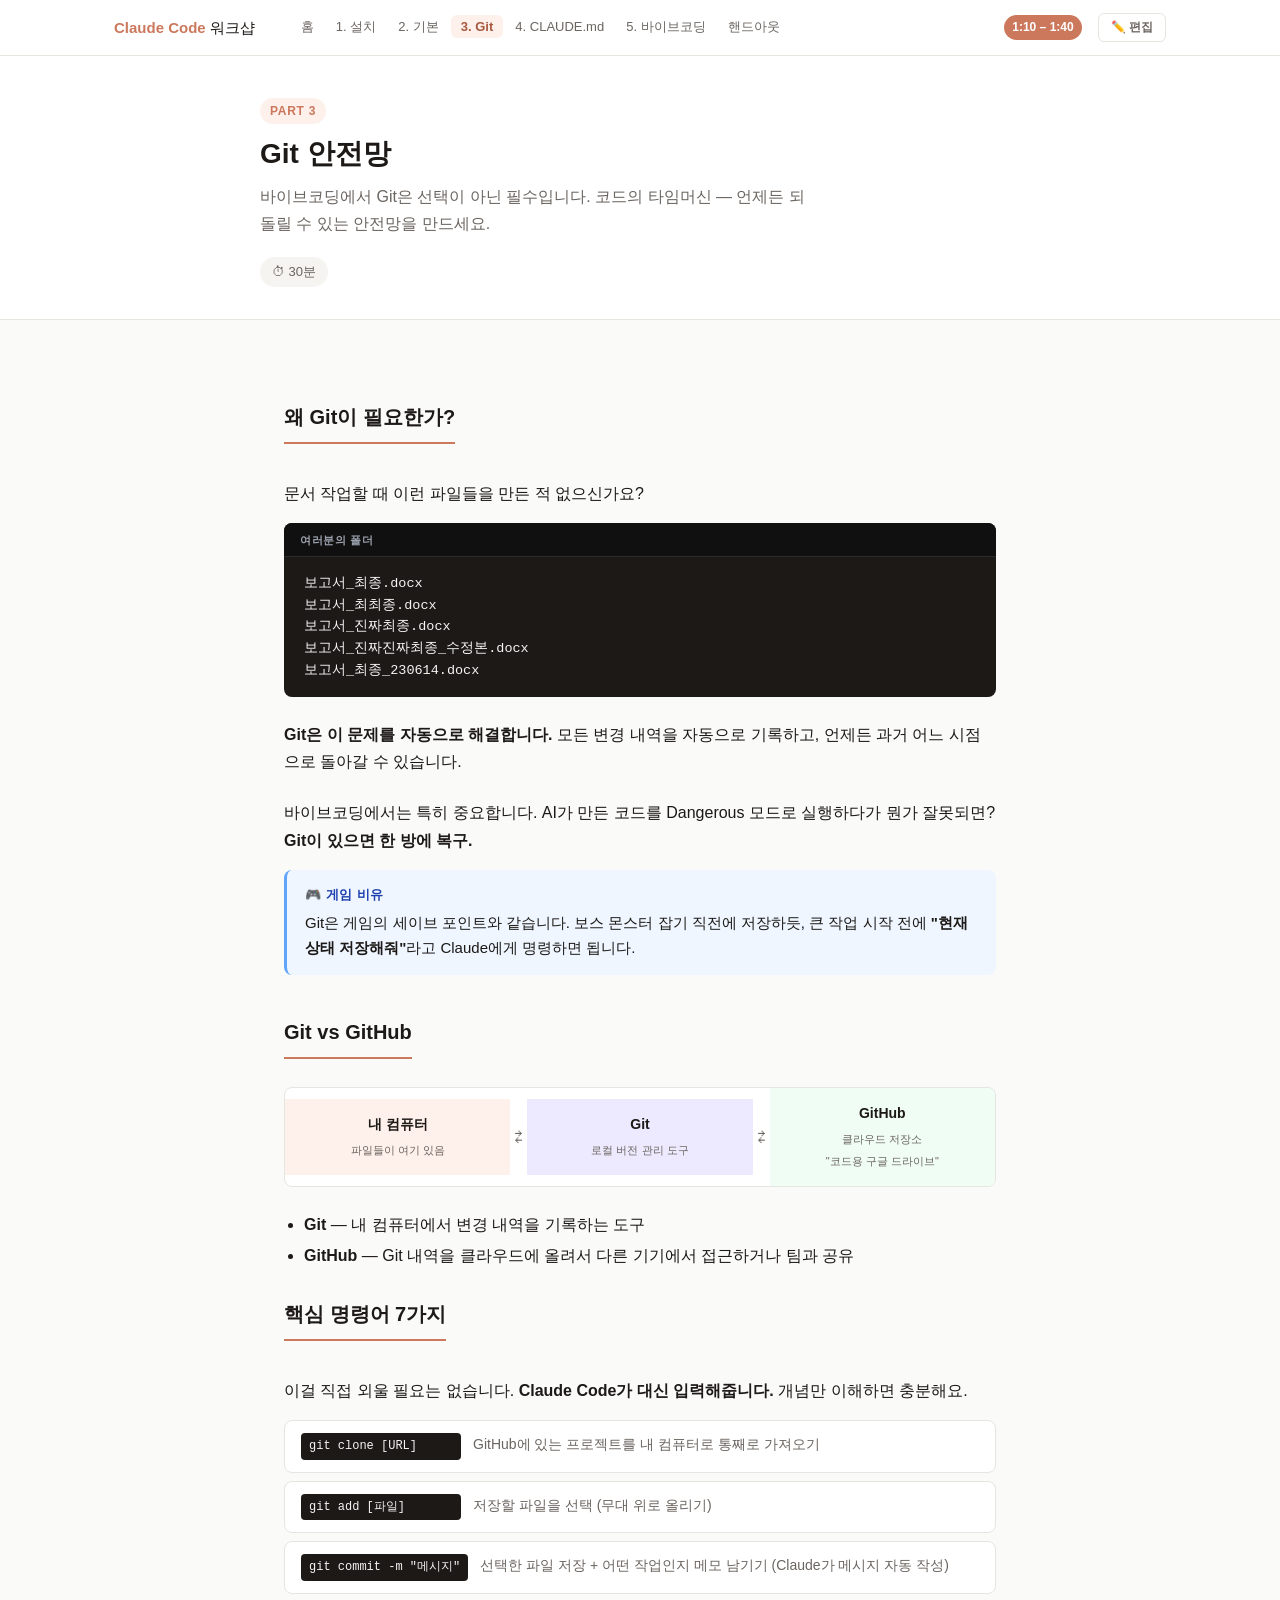
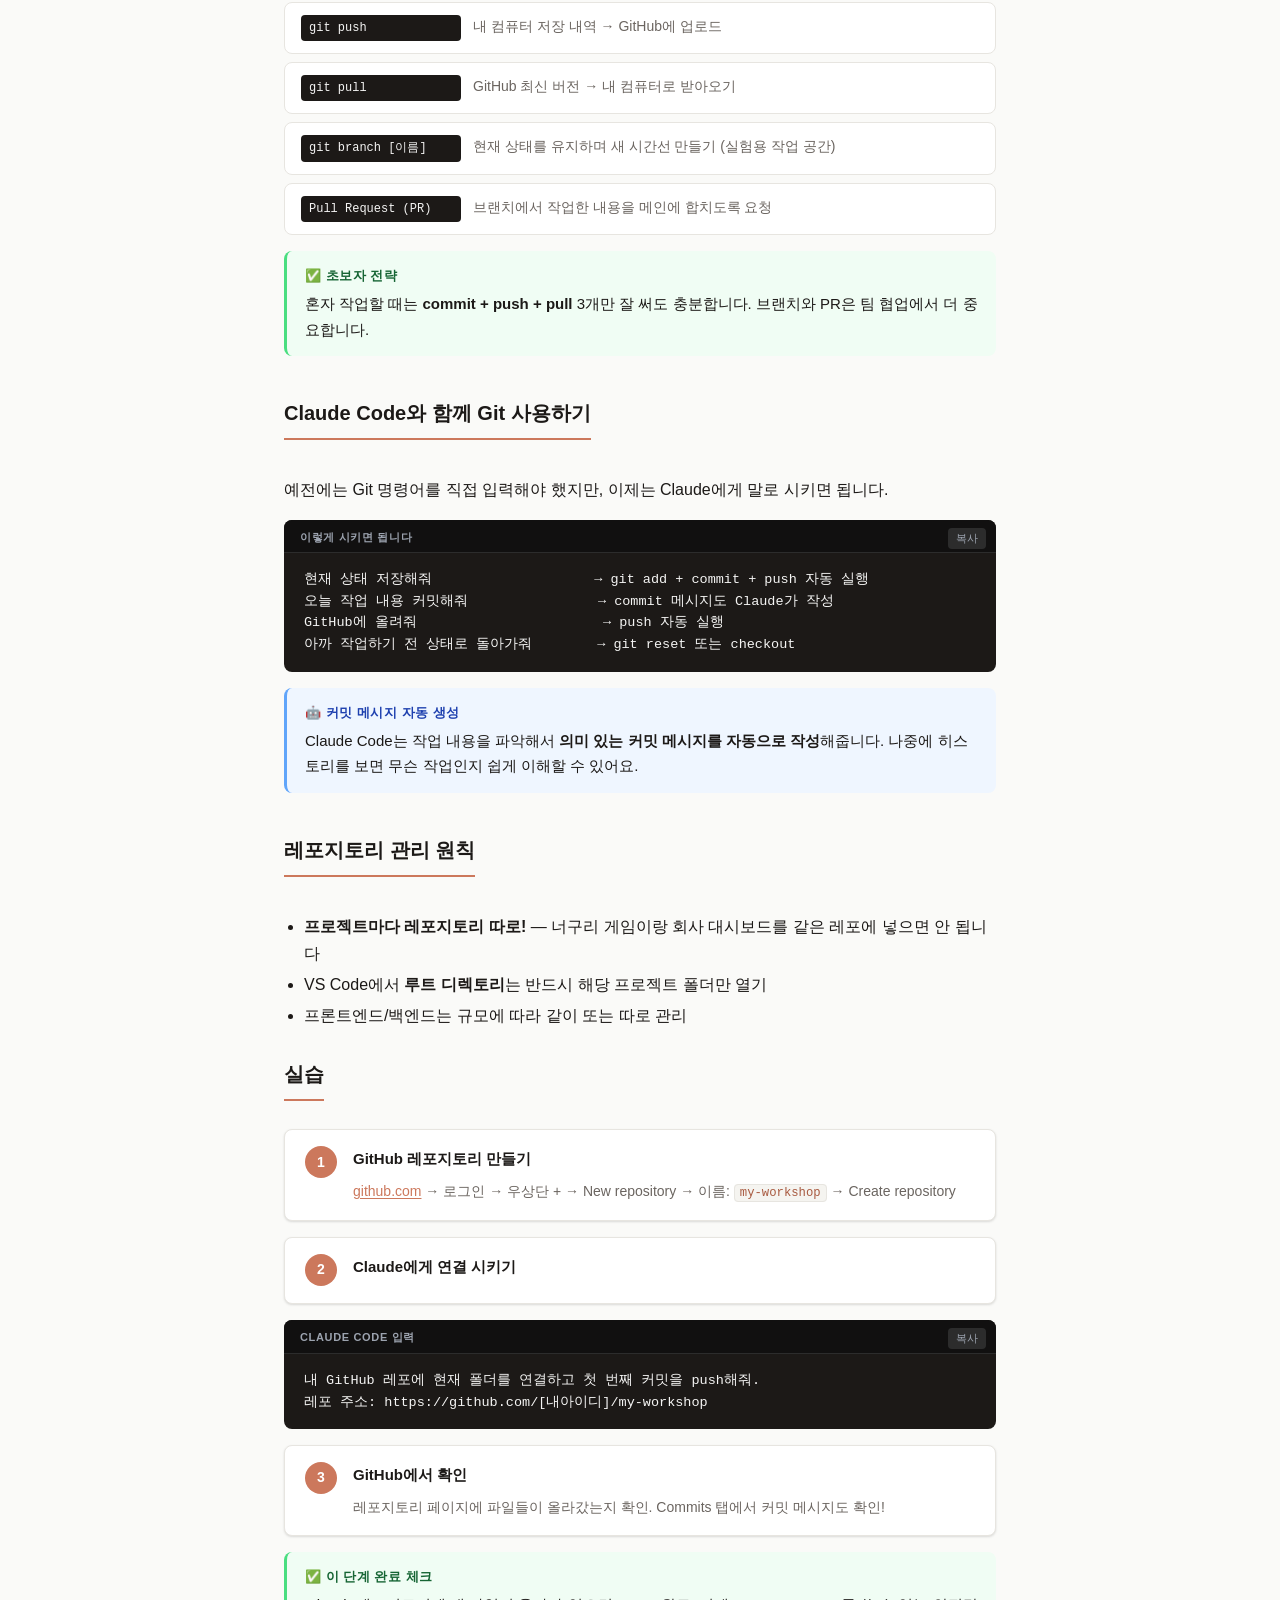
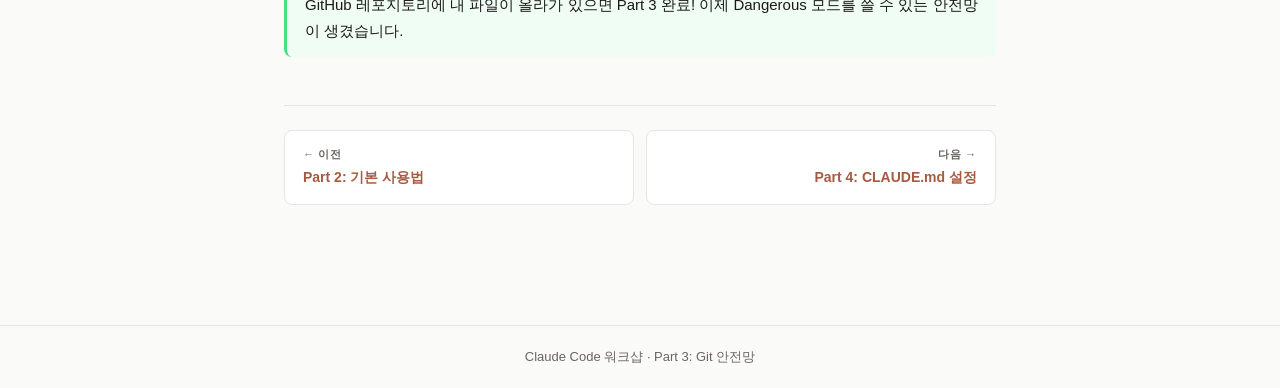
<file: 03-git.html>
<!DOCTYPE html>
<html lang="ko">
<head>
  <meta charset="UTF-8">
  <meta name="viewport" content="width=device-width, initial-scale=1.0">
  <title>Part 3: Git 안전망 — Claude Code 워크샵</title>
  <link rel="stylesheet" href="./style.css">
  <style>
    .git-flow {
      display: flex;
      align-items: center;
      gap: 0;
      background: var(--surface);
      border: 1px solid var(--border);
      border-radius: var(--radius);
      overflow: hidden;
      margin: 16px 0;
    }
    .git-flow-item {
      flex: 1;
      padding: 14px 10px;
      text-align: center;
      font-size: 13px;
    }
    .git-flow-item strong { display: block; font-size: 14px; margin-bottom: 2px; }
    .git-flow-item span { font-size: 11px; color: var(--text-2); }
    .git-flow-item:nth-child(1) { background: var(--accent-light); }
    .git-flow-item:nth-child(3) { background: #EDE9FE; }
    .git-flow-item:nth-child(5) { background: #F0FDF4; }
    .git-flow-sep {
      color: var(--text-2);
      padding: 0 4px;
      font-size: 18px;
    }
    .cmd-grid {
      display: flex;
      flex-direction: column;
      gap: 8px;
      margin: 16px 0;
    }
    .cmd-row {
      display: flex;
      align-items: flex-start;
      gap: 12px;
      padding: 12px 16px;
      background: var(--surface);
      border: 1px solid var(--border);
      border-radius: var(--radius);
      font-size: 14px;
    }
    .cmd-row code {
      flex-shrink: 0;
      min-width: 160px;
      background: var(--code-bg);
      color: var(--code-text);
      border: none;
      padding: 3px 8px;
      border-radius: 4px;
      font-size: 12px;
    }
    .cmd-row span { color: var(--text-2); }
  </style>
</head>
<body>
<header class="site-header">
  <nav class="nav-inner">
    <a class="nav-logo" href="./index.html">Claude Code <span>워크샵</span></a>
    <ul class="nav-links">
      <li><a href="./index.html">홈</a></li>
      <li><a href="./01-setup.html">1. 설치</a></li>
      <li><a href="./02-basics.html">2. 기본</a></li>
      <li><a href="./03-git.html" class="active">3. Git</a></li>
      <li><a href="./04-claude-md.html">4. CLAUDE.md</a></li>
      <li><a href="./05-vibe-coding.html">5. 바이브코딩</a></li>
      <li><a href="./handout.html">핸드아웃</a></li>
    </ul>
    <div class="nav-spacer"></div>
    <span class="nav-badge">1:10 – 1:40</span>
  </nav>
</header>

<div class="page-hero">
  <div class="page-hero-inner">
    <span class="part-badge">Part 3</span>
    <h1>Git 안전망</h1>
    <p>바이브코딩에서 Git은 선택이 아닌 필수입니다. 코드의 타임머신 — 언제든 되돌릴 수 있는 안전망을 만드세요.</p>
    <div class="time-badge">⏱ 30분</div>
  </div>
</div>

<main class="main-content">

  <h2>왜 Git이 필요한가?</h2>

  <p>문서 작업할 때 이런 파일들을 만든 적 없으신가요?</p>
  <div class="code-block">
    <div class="code-label">여러분의 폴더</div>
    <pre>보고서_최종.docx
보고서_최최종.docx
보고서_진짜최종.docx
보고서_진짜진짜최종_수정본.docx
보고서_최종_230614.docx</pre>
  </div>
  <p><strong>Git은 이 문제를 자동으로 해결합니다.</strong> 모든 변경 내역을 자동으로 기록하고, 언제든 과거 어느 시점으로 돌아갈 수 있습니다.</p>

  <p>바이브코딩에서는 특히 중요합니다. AI가 만든 코드를 Dangerous 모드로 실행하다가 뭔가 잘못되면? <strong>Git이 있으면 한 방에 복구.</strong></p>

  <div class="callout callout-info">
    <div class="callout-title">🎮 게임 비유</div>
    Git은 게임의 세이브 포인트와 같습니다. 보스 몬스터 잡기 직전에 저장하듯, 큰 작업 시작 전에 <strong>"현재 상태 저장해줘"</strong>라고 Claude에게 명령하면 됩니다.
  </div>

  <h2>Git vs GitHub</h2>

  <div class="git-flow">
    <div class="git-flow-item">
      <strong>내 컴퓨터</strong>
      <span>파일들이 여기 있음</span>
    </div>
    <div class="git-flow-sep">⇄</div>
    <div class="git-flow-item">
      <strong>Git</strong>
      <span>로컬 버전 관리 도구</span>
    </div>
    <div class="git-flow-sep">⇄</div>
    <div class="git-flow-item">
      <strong>GitHub</strong>
      <span>클라우드 저장소<br>"코드용 구글 드라이브"</span>
    </div>
  </div>

  <ul>
    <li><strong>Git</strong> — 내 컴퓨터에서 변경 내역을 기록하는 도구</li>
    <li><strong>GitHub</strong> — Git 내역을 클라우드에 올려서 다른 기기에서 접근하거나 팀과 공유</li>
  </ul>

  <h2>핵심 명령어 7가지</h2>
  <p>이걸 직접 외울 필요는 없습니다. <strong>Claude Code가 대신 입력해줍니다.</strong> 개념만 이해하면 충분해요.</p>

  <div class="cmd-grid">
    <div class="cmd-row">
      <code>git clone [URL]</code>
      <span>GitHub에 있는 프로젝트를 내 컴퓨터로 통째로 가져오기</span>
    </div>
    <div class="cmd-row">
      <code>git add [파일]</code>
      <span>저장할 파일을 선택 (무대 위로 올리기)</span>
    </div>
    <div class="cmd-row">
      <code>git commit -m "메시지"</code>
      <span>선택한 파일 저장 + 어떤 작업인지 메모 남기기 (Claude가 메시지 자동 작성)</span>
    </div>
    <div class="cmd-row">
      <code>git push</code>
      <span>내 컴퓨터 저장 내역 → GitHub에 업로드</span>
    </div>
    <div class="cmd-row">
      <code>git pull</code>
      <span>GitHub 최신 버전 → 내 컴퓨터로 받아오기</span>
    </div>
    <div class="cmd-row">
      <code>git branch [이름]</code>
      <span>현재 상태를 유지하며 새 시간선 만들기 (실험용 작업 공간)</span>
    </div>
    <div class="cmd-row">
      <code>Pull Request (PR)</code>
      <span>브랜치에서 작업한 내용을 메인에 합치도록 요청</span>
    </div>
  </div>

  <div class="callout callout-tip">
    <div class="callout-title">✅ 초보자 전략</div>
    혼자 작업할 때는 <strong>commit + push + pull</strong> 3개만 잘 써도 충분합니다. 브랜치와 PR은 팀 협업에서 더 중요합니다.
  </div>

  <h2>Claude Code와 함께 Git 사용하기</h2>
  <p>예전에는 Git 명령어를 직접 입력해야 했지만, 이제는 Claude에게 말로 시키면 됩니다.</p>

  <div class="code-block">
    <div class="code-label">이렇게 시키면 됩니다</div>
    <button class="copy-btn" onclick="copyCode(this)">복사</button>
    <pre>현재 상태 저장해줘                    → git add + commit + push 자동 실행
오늘 작업 내용 커밋해줘                → commit 메시지도 Claude가 작성
GitHub에 올려줘                       → push 자동 실행
아까 작업하기 전 상태로 돌아가줘        → git reset 또는 checkout</pre>
  </div>

  <div class="callout callout-info">
    <div class="callout-title">🤖 커밋 메시지 자동 생성</div>
    Claude Code는 작업 내용을 파악해서 <strong>의미 있는 커밋 메시지를 자동으로 작성</strong>해줍니다. 나중에 히스토리를 보면 무슨 작업인지 쉽게 이해할 수 있어요.
  </div>

  <h2>레포지토리 관리 원칙</h2>
  <ul>
    <li><strong>프로젝트마다 레포지토리 따로!</strong> — 너구리 게임이랑 회사 대시보드를 같은 레포에 넣으면 안 됩니다</li>
    <li>VS Code에서 <strong>루트 디렉토리</strong>는 반드시 해당 프로젝트 폴더만 열기</li>
    <li>프론트엔드/백엔드는 규모에 따라 같이 또는 따로 관리</li>
  </ul>

  <h2>실습</h2>

  <div class="steps">
    <div class="step">
      <div class="step-num">1</div>
      <div class="step-body">
        <h3>GitHub 레포지토리 만들기</h3>
        <p><a href="https://github.com" target="_blank">github.com</a> → 로그인 → 우상단 + → New repository → 이름: <code>my-workshop</code> → Create repository</p>
      </div>
    </div>
    <div class="step">
      <div class="step-num">2</div>
      <div class="step-body">
        <h3>Claude에게 연결 시키기</h3>
      </div>
    </div>
  </div>

  <div class="code-block">
    <div class="code-label">Claude Code 입력</div>
    <button class="copy-btn" onclick="copyCode(this)">복사</button>
    <pre>내 GitHub 레포에 현재 폴더를 연결하고 첫 번째 커밋을 push해줘.
레포 주소: https://github.com/[내아이디]/my-workshop</pre>
  </div>

  <div class="steps" style="margin-top:16px;">
    <div class="step">
      <div class="step-num">3</div>
      <div class="step-body">
        <h3>GitHub에서 확인</h3>
        <p>레포지토리 페이지에 파일들이 올라갔는지 확인. Commits 탭에서 커밋 메시지도 확인!</p>
      </div>
    </div>
  </div>

  <div class="callout callout-tip">
    <div class="callout-title">✅ 이 단계 완료 체크</div>
    GitHub 레포지토리에 내 파일이 올라가 있으면 Part 3 완료! 이제 Dangerous 모드를 쓸 수 있는 안전망이 생겼습니다.
  </div>

  <div class="page-nav">
    <a class="prev" href="./02-basics.html">
      <span class="nav-dir">← 이전</span>
      <span class="nav-title">Part 2: 기본 사용법</span>
    </a>
    <a class="next" href="./04-claude-md.html">
      <span class="nav-dir">다음 →</span>
      <span class="nav-title">Part 4: CLAUDE.md 설정</span>
    </a>
  </div>
</main>

<footer class="site-footer">
  Claude Code 워크샵 · Part 3: Git 안전망
</footer>

<script>
function copyCode(btn) {
  const pre = btn.closest('.code-block').querySelector('pre');
  navigator.clipboard.writeText(pre.textContent.trim()).then(() => {
    btn.textContent = '복사됨 ✓';
    btn.classList.add('copied');
    setTimeout(() => { btn.textContent = '복사'; btn.classList.remove('copied'); }, 2000);
  });
}
</script>
<script src="./edit.js"></script>
</body>
</html>
</file>
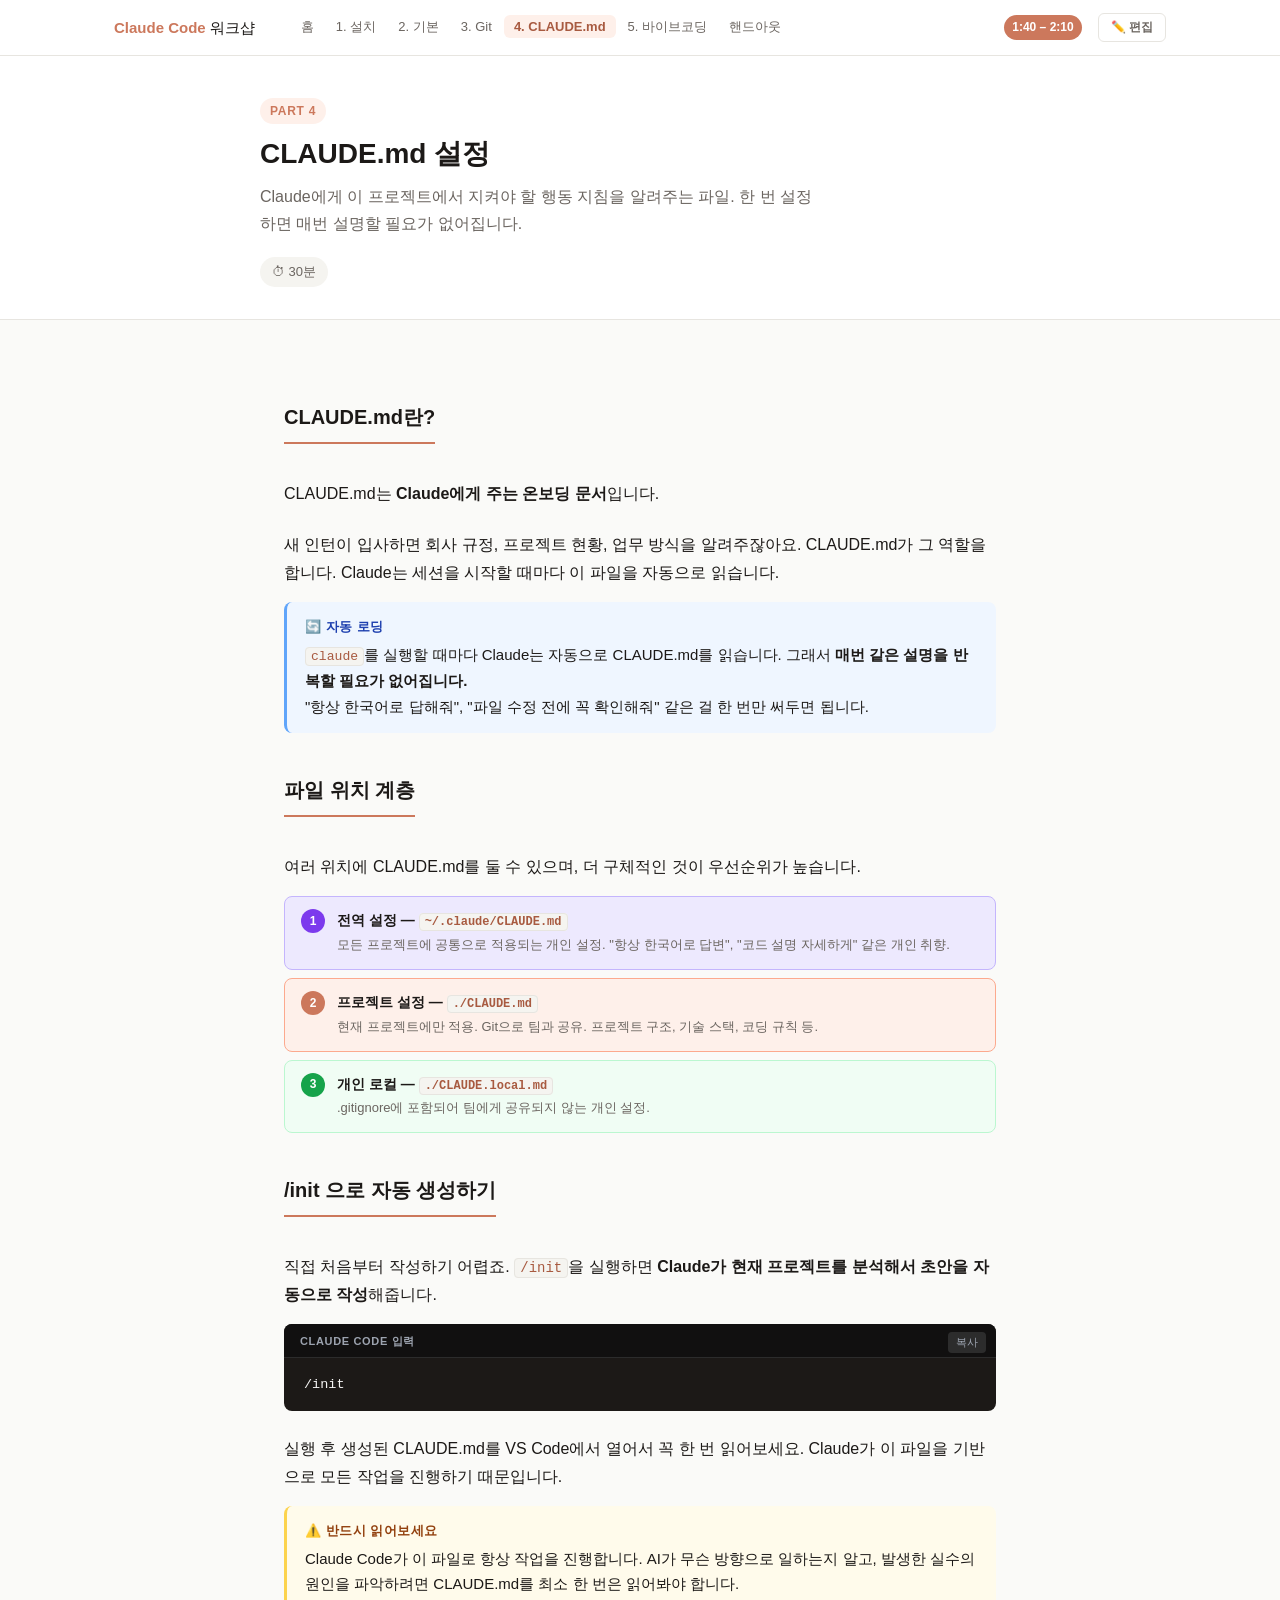
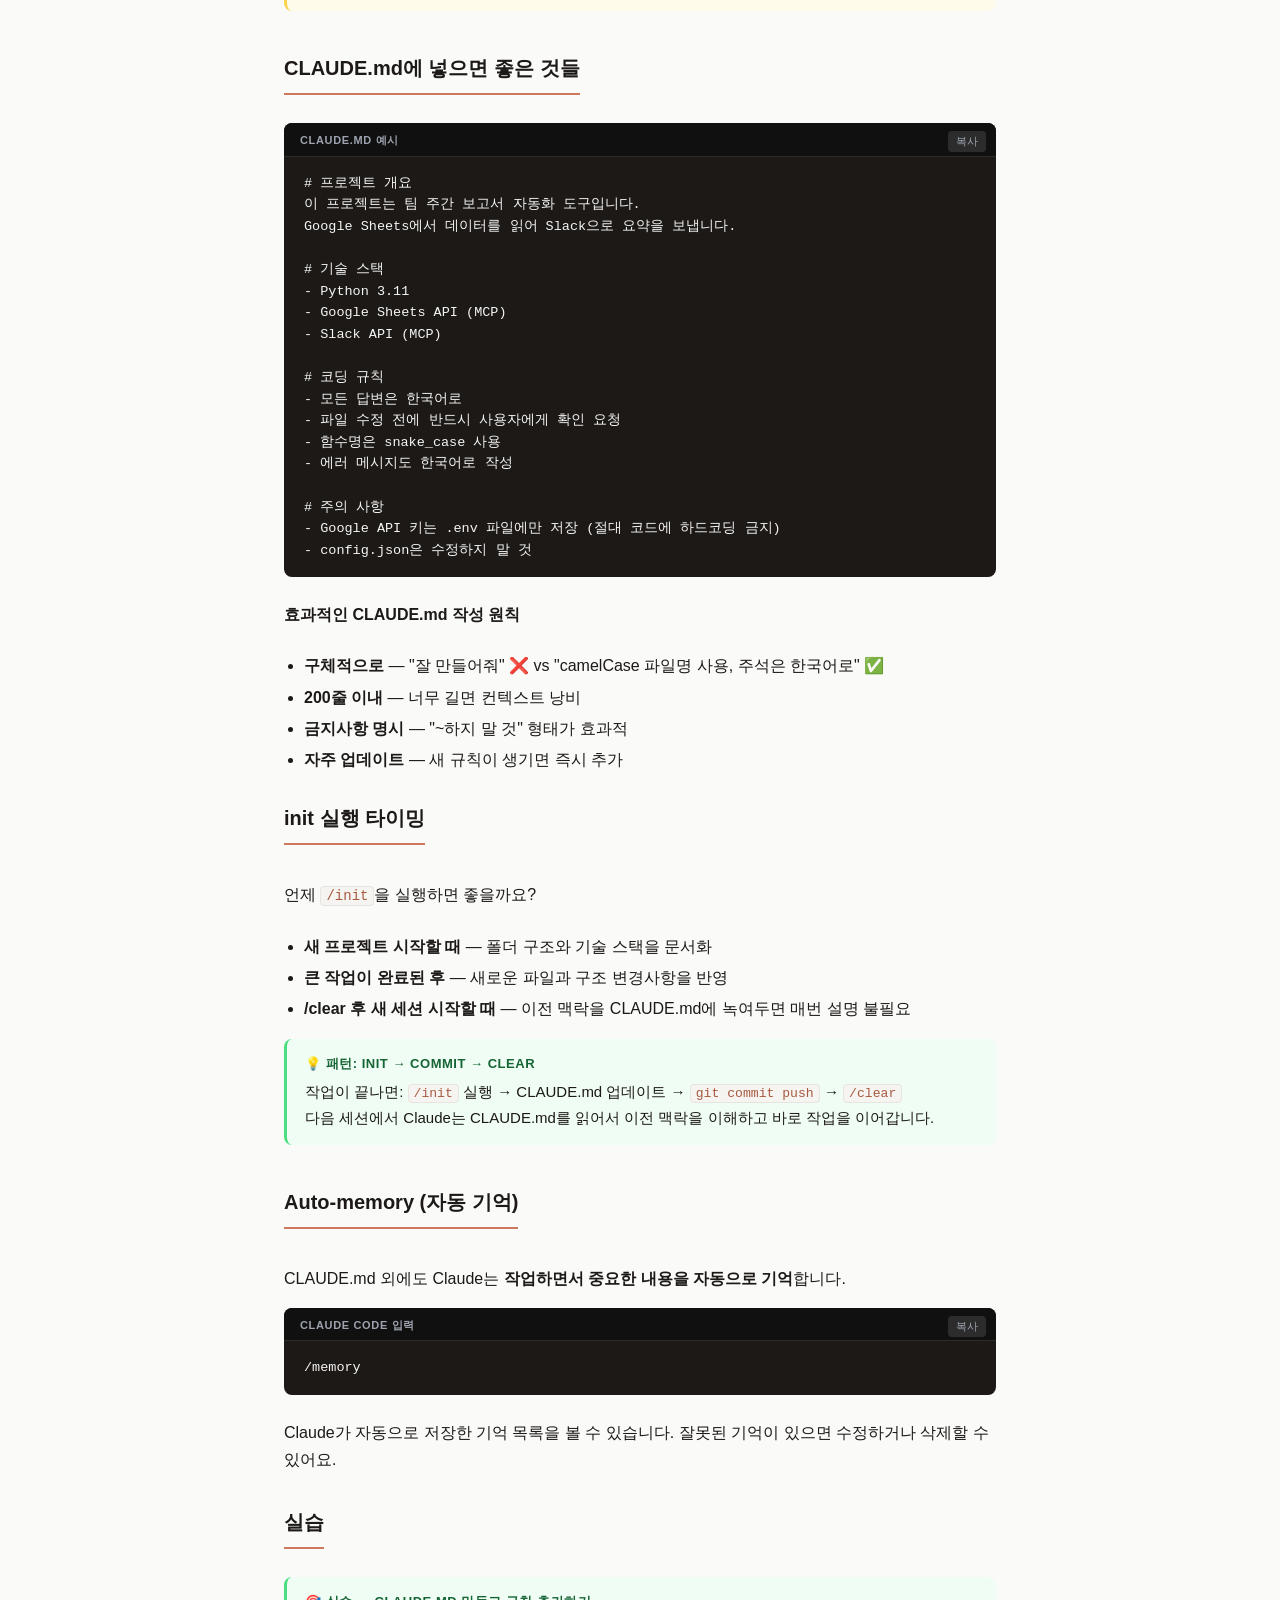
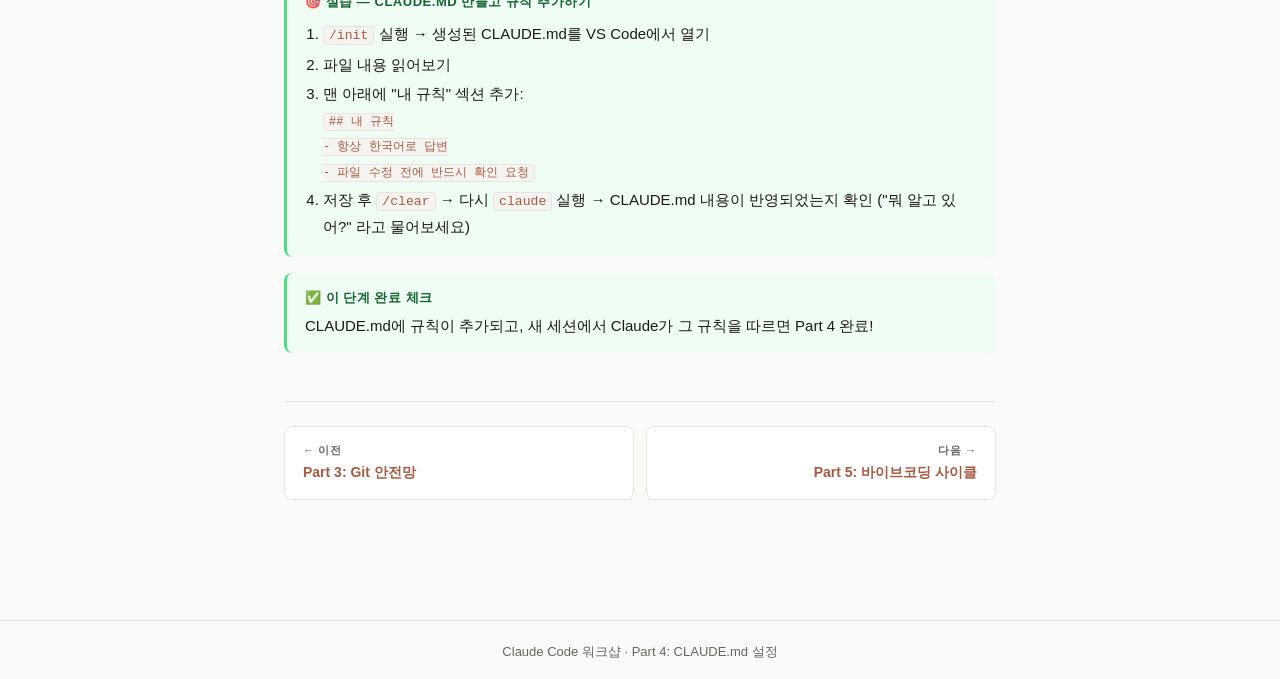
<file: 04-claude-md.html>
<!DOCTYPE html>
<html lang="ko">
<head>
  <meta charset="UTF-8">
  <meta name="viewport" content="width=device-width, initial-scale=1.0">
  <title>Part 4: CLAUDE.md — Claude Code 워크샵</title>
  <link rel="stylesheet" href="./style.css">
  <style>
    .file-tree {
      background: var(--code-bg);
      color: var(--code-text);
      border-radius: var(--radius);
      padding: 16px 20px;
      font-family: "JetBrains Mono", monospace;
      font-size: 13px;
      line-height: 1.8;
      margin: 16px 0;
    }
    .file-tree .folder { color: #93C5FD; }
    .file-tree .file { color: #F5F5F4; }
    .file-tree .desc { color: #6B7280; }
    .hierarchy {
      display: flex;
      flex-direction: column;
      gap: 8px;
      margin: 16px 0;
    }
    .hierarchy-item {
      display: flex;
      align-items: flex-start;
      gap: 12px;
      padding: 12px 16px;
      border-radius: var(--radius);
      border: 1px solid var(--border);
      font-size: 14px;
    }
    .hierarchy-item:nth-child(1) { background: #EDE9FE; border-color: #C4B5FD; }
    .hierarchy-item:nth-child(2) { background: var(--accent-light); border-color: #FCA98E; }
    .hierarchy-item:nth-child(3) { background: #F0FDF4; border-color: #BBF7D0; }
    .hierarchy-num {
      width: 24px; height: 24px;
      border-radius: 50%;
      display: flex; align-items: center; justify-content: center;
      font-size: 12px; font-weight: 800; flex-shrink: 0;
    }
    .hierarchy-item:nth-child(1) .hierarchy-num { background: #7C3AED; color: white; }
    .hierarchy-item:nth-child(2) .hierarchy-num { background: var(--accent); color: white; }
    .hierarchy-item:nth-child(3) .hierarchy-num { background: #16A34A; color: white; }
    .hierarchy-body code { font-size: 12px; }
  </style>
</head>
<body>
<header class="site-header">
  <nav class="nav-inner">
    <a class="nav-logo" href="./index.html">Claude Code <span>워크샵</span></a>
    <ul class="nav-links">
      <li><a href="./index.html">홈</a></li>
      <li><a href="./01-setup.html">1. 설치</a></li>
      <li><a href="./02-basics.html">2. 기본</a></li>
      <li><a href="./03-git.html">3. Git</a></li>
      <li><a href="./04-claude-md.html" class="active">4. CLAUDE.md</a></li>
      <li><a href="./05-vibe-coding.html">5. 바이브코딩</a></li>
      <li><a href="./handout.html">핸드아웃</a></li>
    </ul>
    <div class="nav-spacer"></div>
    <span class="nav-badge">1:40 – 2:10</span>
  </nav>
</header>

<div class="page-hero">
  <div class="page-hero-inner">
    <span class="part-badge">Part 4</span>
    <h1>CLAUDE.md 설정</h1>
    <p>Claude에게 이 프로젝트에서 지켜야 할 행동 지침을 알려주는 파일. 한 번 설정하면 매번 설명할 필요가 없어집니다.</p>
    <div class="time-badge">⏱ 30분</div>
  </div>
</div>

<main class="main-content">

  <h2>CLAUDE.md란?</h2>

  <p>CLAUDE.md는 <strong>Claude에게 주는 온보딩 문서</strong>입니다.</p>
  <p>새 인턴이 입사하면 회사 규정, 프로젝트 현황, 업무 방식을 알려주잖아요. CLAUDE.md가 그 역할을 합니다. Claude는 세션을 시작할 때마다 이 파일을 자동으로 읽습니다.</p>

  <div class="callout callout-info">
    <div class="callout-title">🔄 자동 로딩</div>
    <code>claude</code>를 실행할 때마다 Claude는 자동으로 CLAUDE.md를 읽습니다. 그래서 <strong>매번 같은 설명을 반복할 필요가 없어집니다.</strong><br>
    "항상 한국어로 답해줘", "파일 수정 전에 꼭 확인해줘" 같은 걸 한 번만 써두면 됩니다.
  </div>

  <h2>파일 위치 계층</h2>
  <p>여러 위치에 CLAUDE.md를 둘 수 있으며, 더 구체적인 것이 우선순위가 높습니다.</p>

  <div class="hierarchy">
    <div class="hierarchy-item">
      <div class="hierarchy-num">1</div>
      <div class="hierarchy-body">
        <strong>전역 설정 — <code>~/.claude/CLAUDE.md</code></strong><br>
        <span style="color:var(--text-2); font-size:13px;">모든 프로젝트에 공통으로 적용되는 개인 설정. "항상 한국어로 답변", "코드 설명 자세하게" 같은 개인 취향.</span>
      </div>
    </div>
    <div class="hierarchy-item">
      <div class="hierarchy-num">2</div>
      <div class="hierarchy-body">
        <strong>프로젝트 설정 — <code>./CLAUDE.md</code></strong><br>
        <span style="color:var(--text-2); font-size:13px;">현재 프로젝트에만 적용. Git으로 팀과 공유. 프로젝트 구조, 기술 스택, 코딩 규칙 등.</span>
      </div>
    </div>
    <div class="hierarchy-item">
      <div class="hierarchy-num">3</div>
      <div class="hierarchy-body">
        <strong>개인 로컬 — <code>./CLAUDE.local.md</code></strong><br>
        <span style="color:var(--text-2); font-size:13px;">.gitignore에 포함되어 팀에게 공유되지 않는 개인 설정.</span>
      </div>
    </div>
  </div>

  <h2>/init 으로 자동 생성하기</h2>
  <p>직접 처음부터 작성하기 어렵죠. <code>/init</code>을 실행하면 <strong>Claude가 현재 프로젝트를 분석해서 초안을 자동으로 작성</strong>해줍니다.</p>

  <div class="code-block">
    <div class="code-label">Claude Code 입력</div>
    <button class="copy-btn" onclick="copyCode(this)">복사</button>
    <pre>/init</pre>
  </div>

  <p>실행 후 생성된 CLAUDE.md를 VS Code에서 열어서 꼭 한 번 읽어보세요. Claude가 이 파일을 기반으로 모든 작업을 진행하기 때문입니다.</p>

  <div class="callout callout-warning">
    <div class="callout-title">⚠️ 반드시 읽어보세요</div>
    Claude Code가 이 파일로 항상 작업을 진행합니다. AI가 무슨 방향으로 일하는지 알고, 발생한 실수의 원인을 파악하려면 CLAUDE.md를 최소 한 번은 읽어봐야 합니다.
  </div>

  <h2>CLAUDE.md에 넣으면 좋은 것들</h2>

  <div class="code-block">
    <div class="code-label">CLAUDE.md 예시</div>
    <button class="copy-btn" onclick="copyCode(this)">복사</button>
    <pre># 프로젝트 개요
이 프로젝트는 팀 주간 보고서 자동화 도구입니다.
Google Sheets에서 데이터를 읽어 Slack으로 요약을 보냅니다.

# 기술 스택
- Python 3.11
- Google Sheets API (MCP)
- Slack API (MCP)

# 코딩 규칙
- 모든 답변은 한국어로
- 파일 수정 전에 반드시 사용자에게 확인 요청
- 함수명은 snake_case 사용
- 에러 메시지도 한국어로 작성

# 주의 사항
- Google API 키는 .env 파일에만 저장 (절대 코드에 하드코딩 금지)
- config.json은 수정하지 말 것</pre>
  </div>

  <h3>효과적인 CLAUDE.md 작성 원칙</h3>
  <ul>
    <li><strong>구체적으로</strong> — "잘 만들어줘" ❌ vs "camelCase 파일명 사용, 주석은 한국어로" ✅</li>
    <li><strong>200줄 이내</strong> — 너무 길면 컨텍스트 낭비</li>
    <li><strong>금지사항 명시</strong> — "~하지 말 것" 형태가 효과적</li>
    <li><strong>자주 업데이트</strong> — 새 규칙이 생기면 즉시 추가</li>
  </ul>

  <h2>init 실행 타이밍</h2>
  <p>언제 <code>/init</code>을 실행하면 좋을까요?</p>
  <ul>
    <li><strong>새 프로젝트 시작할 때</strong> — 폴더 구조와 기술 스택을 문서화</li>
    <li><strong>큰 작업이 완료된 후</strong> — 새로운 파일과 구조 변경사항을 반영</li>
    <li><strong>/clear 후 새 세션 시작할 때</strong> — 이전 맥락을 CLAUDE.md에 녹여두면 매번 설명 불필요</li>
  </ul>

  <div class="callout callout-tip">
    <div class="callout-title">💡 패턴: init → commit → clear</div>
    작업이 끝나면: <code>/init</code> 실행 → CLAUDE.md 업데이트 → <code>git commit push</code> → <code>/clear</code><br>
    다음 세션에서 Claude는 CLAUDE.md를 읽어서 이전 맥락을 이해하고 바로 작업을 이어갑니다.
  </div>

  <h2>Auto-memory (자동 기억)</h2>
  <p>CLAUDE.md 외에도 Claude는 <strong>작업하면서 중요한 내용을 자동으로 기억</strong>합니다.</p>

  <div class="code-block">
    <div class="code-label">Claude Code 입력</div>
    <button class="copy-btn" onclick="copyCode(this)">복사</button>
    <pre>/memory</pre>
  </div>

  <p>Claude가 자동으로 저장한 기억 목록을 볼 수 있습니다. 잘못된 기억이 있으면 수정하거나 삭제할 수 있어요.</p>

  <h2>실습</h2>

  <div class="callout callout-tip">
    <div class="callout-title">🎯 실습 — CLAUDE.md 만들고 규칙 추가하기</div>
    <ol style="margin-top:8px; padding-left:18px;">
      <li><code>/init</code> 실행 → 생성된 CLAUDE.md를 VS Code에서 열기</li>
      <li>파일 내용 읽어보기</li>
      <li>맨 아래에 "내 규칙" 섹션 추가:<br>
        <code style="font-size:12px;">## 내 규칙<br>- 항상 한국어로 답변<br>- 파일 수정 전에 반드시 확인 요청</code>
      </li>
      <li>저장 후 <code>/clear</code> → 다시 <code>claude</code> 실행 → CLAUDE.md 내용이 반영되었는지 확인 ("뭐 알고 있어?" 라고 물어보세요)</li>
    </ol>
  </div>

  <div class="callout callout-tip">
    <div class="callout-title">✅ 이 단계 완료 체크</div>
    CLAUDE.md에 규칙이 추가되고, 새 세션에서 Claude가 그 규칙을 따르면 Part 4 완료!
  </div>

  <div class="page-nav">
    <a class="prev" href="./03-git.html">
      <span class="nav-dir">← 이전</span>
      <span class="nav-title">Part 3: Git 안전망</span>
    </a>
    <a class="next" href="./05-vibe-coding.html">
      <span class="nav-dir">다음 →</span>
      <span class="nav-title">Part 5: 바이브코딩 사이클</span>
    </a>
  </div>
</main>

<footer class="site-footer">
  Claude Code 워크샵 · Part 4: CLAUDE.md 설정
</footer>

<script>
function copyCode(btn) {
  const pre = btn.closest('.code-block').querySelector('pre');
  navigator.clipboard.writeText(pre.textContent.trim()).then(() => {
    btn.textContent = '복사됨 ✓';
    btn.classList.add('copied');
    setTimeout(() => { btn.textContent = '복사'; btn.classList.remove('copied'); }, 2000);
  });
}
</script>
<script src="./edit.js"></script>
</body>
</html>
</file>
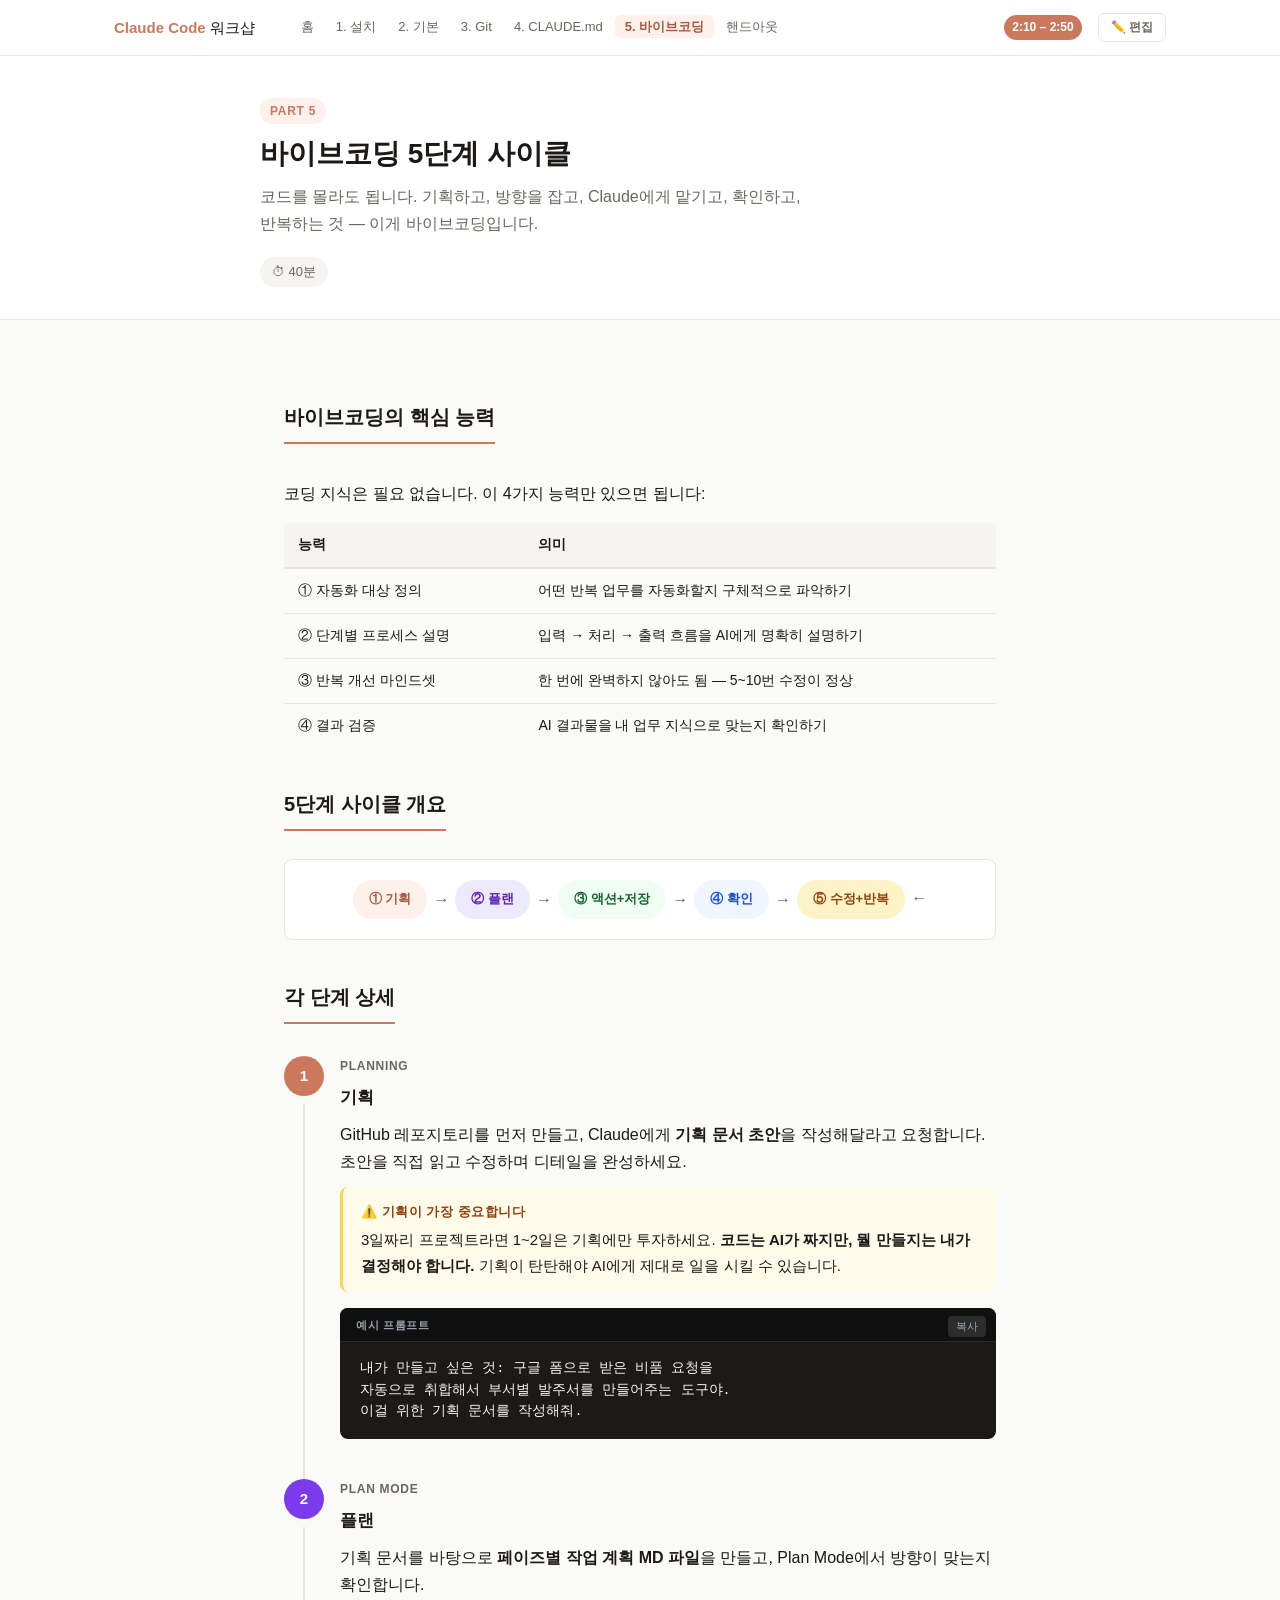
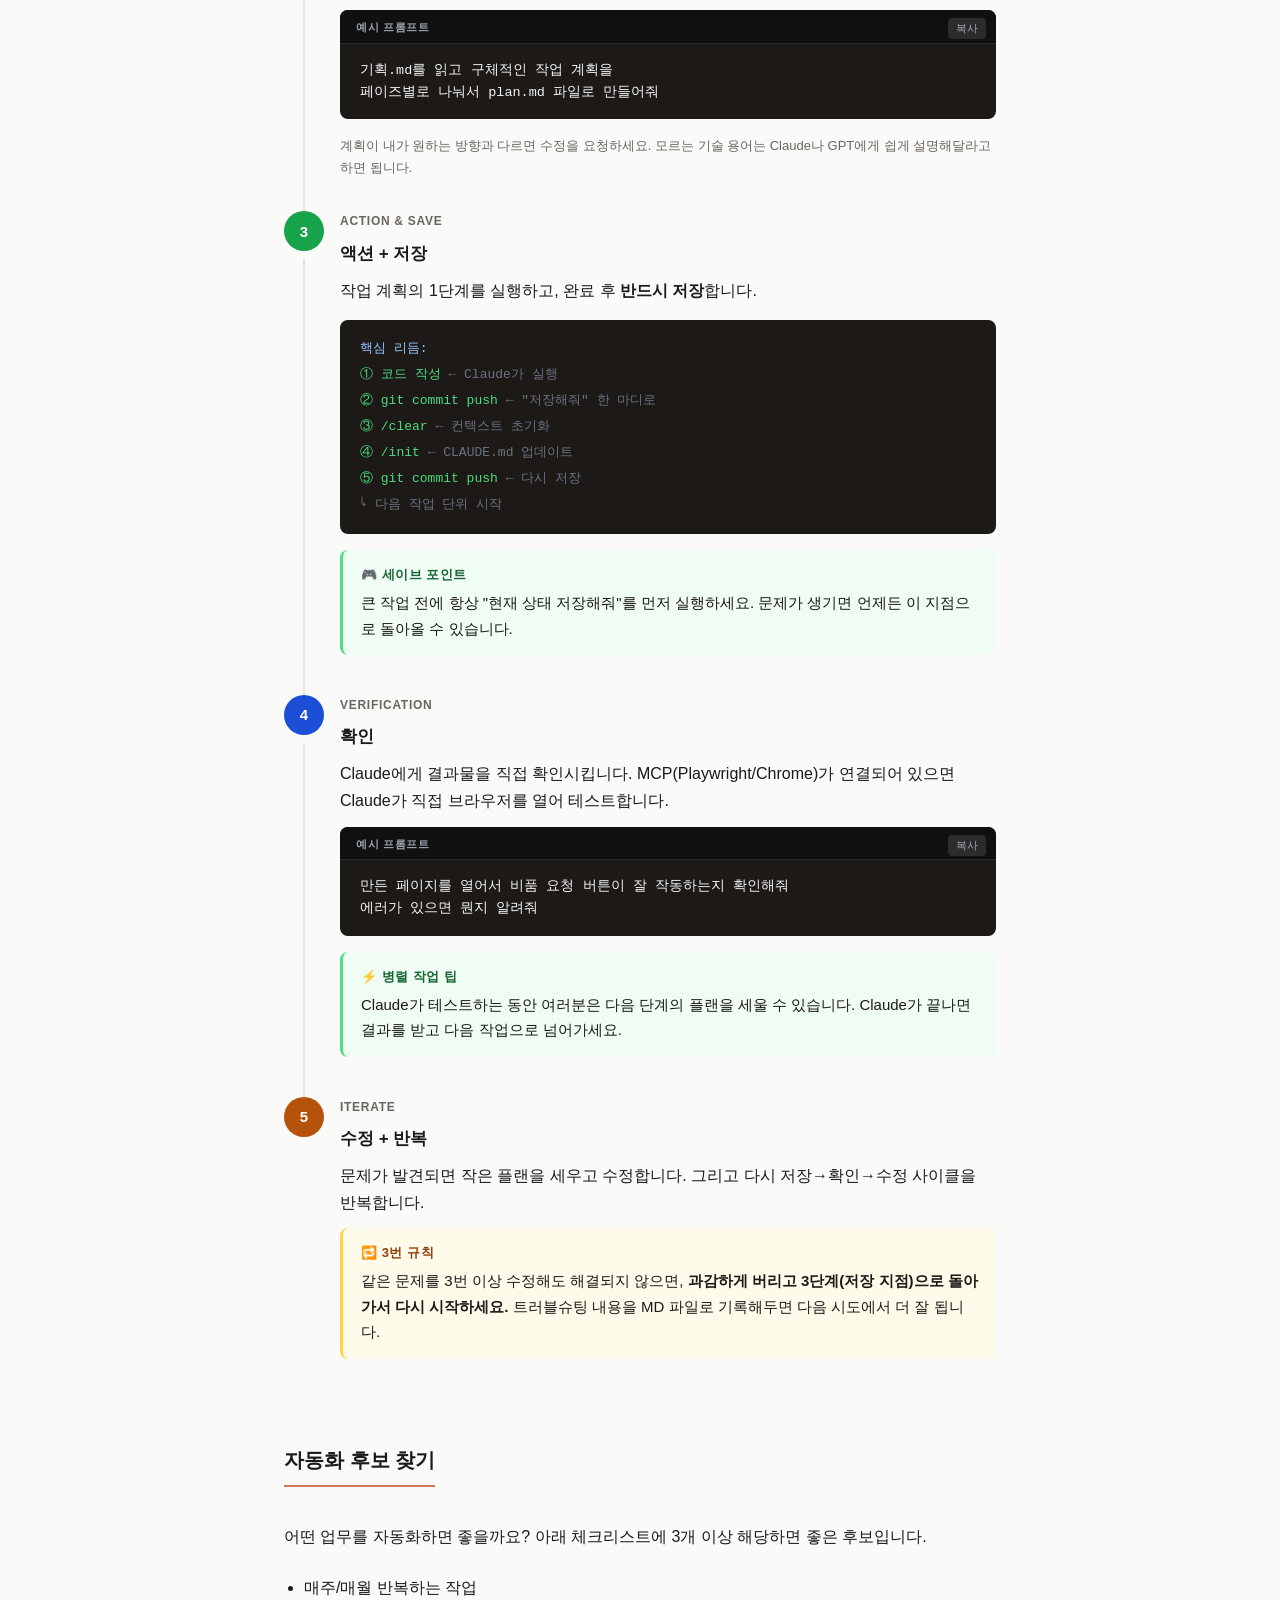
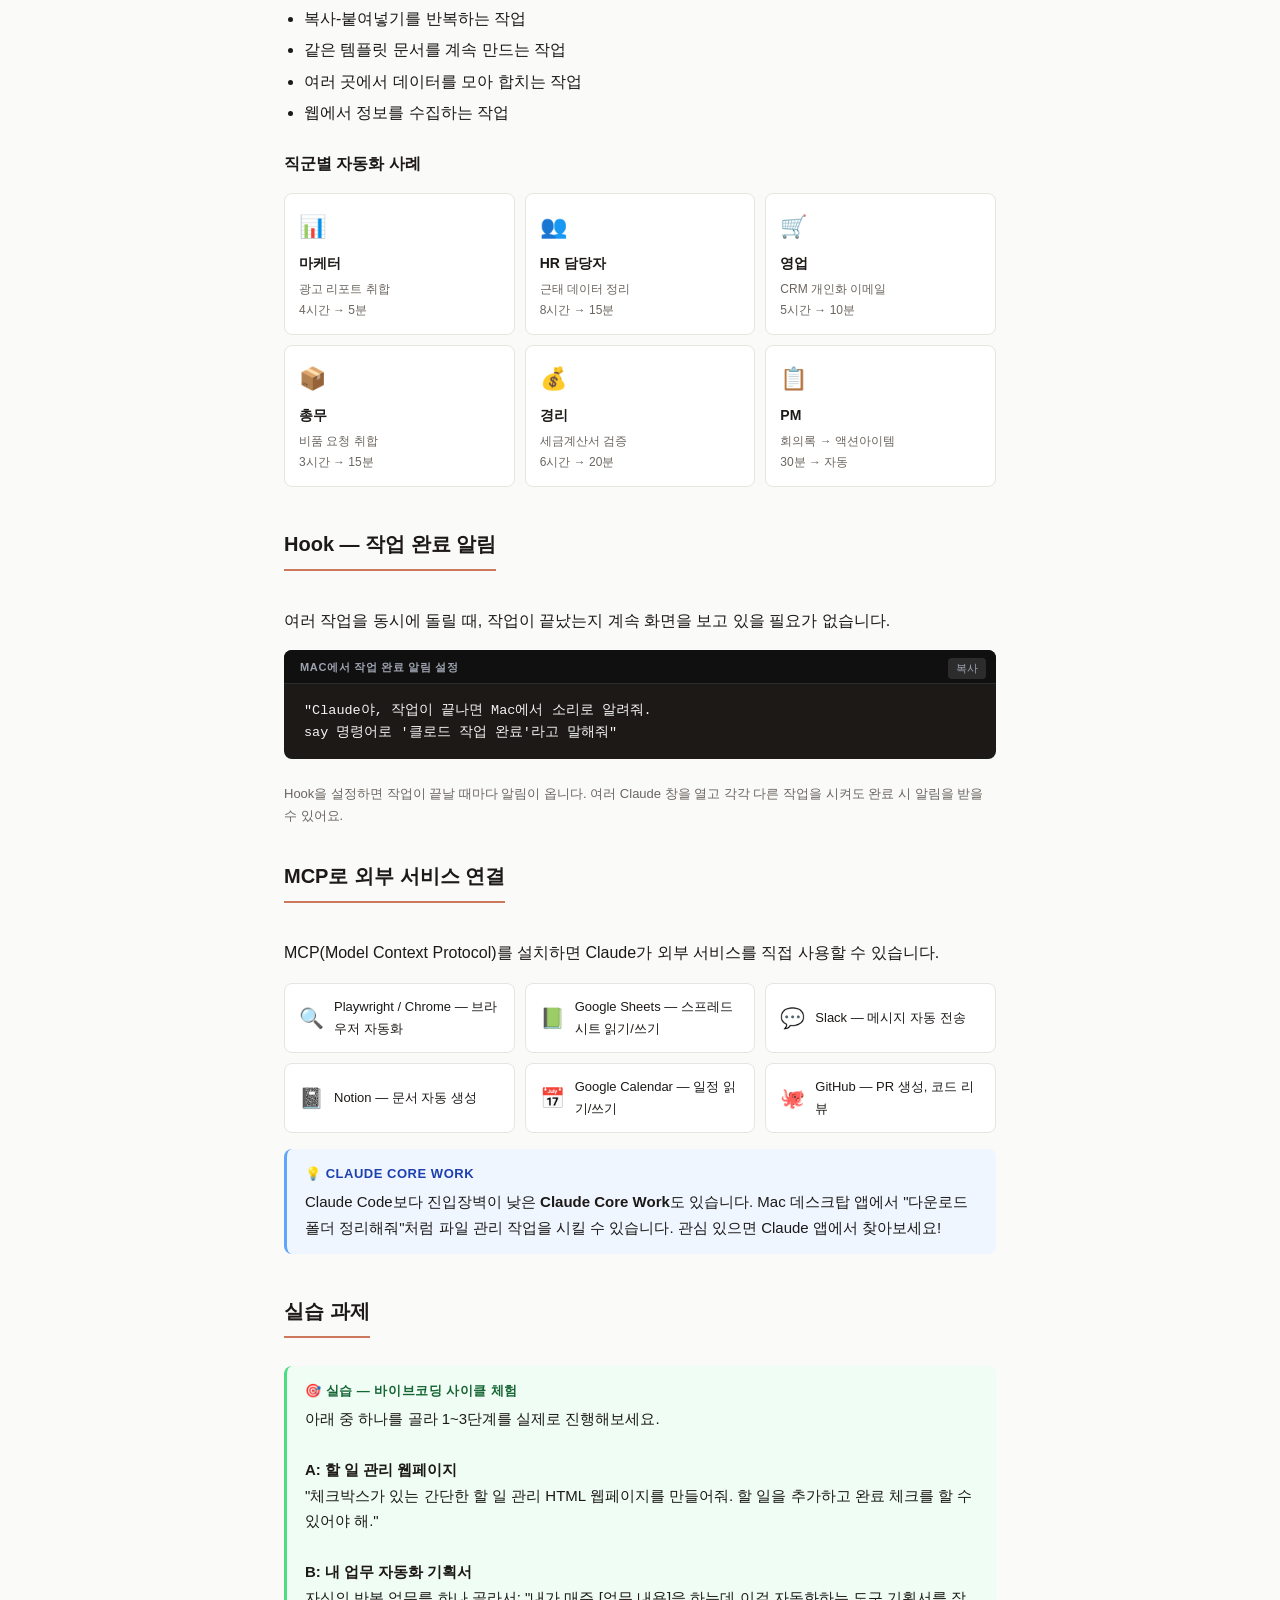
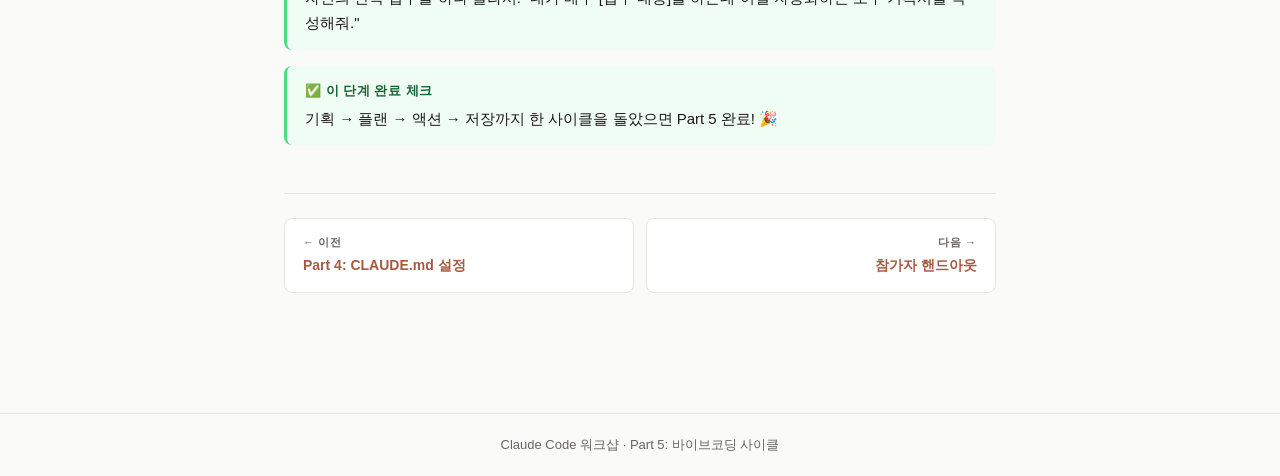
<file: 05-vibe-coding.html>
<!DOCTYPE html>
<html lang="ko">
<head>
  <meta charset="UTF-8">
  <meta name="viewport" content="width=device-width, initial-scale=1.0">
  <title>Part 5: 바이브코딩 사이클 — Claude Code 워크샵</title>
  <link rel="stylesheet" href="./style.css">
  <style>
    .vibe-steps { display: flex; flex-direction: column; gap: 0; margin: 20px 0; }

    .vibe-step {
      display: flex;
      gap: 0;
      position: relative;
    }

    .vibe-step:not(:last-child)::after {
      content: '';
      position: absolute;
      left: 19px;
      top: 48px;
      width: 2px;
      height: calc(100% - 16px);
      background: var(--border);
    }

    .vibe-step-num {
      flex-shrink: 0;
      width: 40px;
      height: 40px;
      border-radius: 50%;
      display: flex;
      align-items: center;
      justify-content: center;
      font-weight: 900;
      font-size: 15px;
      color: white;
      margin-right: 16px;
      margin-bottom: 24px;
      z-index: 1;
    }

    .s1 .vibe-step-num { background: var(--accent); }
    .s2 .vibe-step-num { background: #7C3AED; }
    .s3 .vibe-step-num { background: #16A34A; }
    .s4 .vibe-step-num { background: #1D4ED8; }
    .s5 .vibe-step-num { background: #B45309; }

    .vibe-step-content {
      flex: 1;
      padding-bottom: 24px;
    }

    .vibe-step-content h3 {
      margin-top: 8px;
      font-size: 17px;
    }

    .vibe-step-content .meta {
      font-size: 12px;
      font-weight: 700;
      letter-spacing: 0.06em;
      text-transform: uppercase;
      color: var(--text-2);
      margin-bottom: 4px;
    }

    .rhythm-box {
      background: var(--code-bg);
      color: var(--code-text);
      border-radius: var(--radius);
      padding: 16px 20px;
      font-family: "JetBrains Mono", monospace;
      font-size: 13px;
      line-height: 2;
      margin: 16px 0;
    }

    .rhythm-box .label { color: #93C5FD; }
    .rhythm-box .cmd { color: #4ADE80; }
    .rhythm-box .comment { color: #6B7280; }

    .use-case-grid {
      display: grid;
      grid-template-columns: repeat(auto-fill, minmax(200px, 1fr));
      gap: 10px;
      margin: 16px 0;
    }

    .use-case-card {
      padding: 14px;
      background: var(--surface);
      border: 1px solid var(--border);
      border-radius: var(--radius);
      font-size: 13px;
    }

    .use-case-card .icon { font-size: 22px; margin-bottom: 6px; display: block; }
    .use-case-card strong { display: block; margin-bottom: 4px; font-size: 14px; }
    .use-case-card .before-after { color: var(--text-2); font-size: 12px; }

    .mcp-grid {
      display: grid;
      grid-template-columns: repeat(auto-fill, minmax(180px, 1fr));
      gap: 10px;
      margin: 16px 0;
    }

    .mcp-card {
      padding: 12px 14px;
      background: var(--surface);
      border: 1px solid var(--border);
      border-radius: var(--radius);
      font-size: 13px;
      display: flex;
      align-items: center;
      gap: 10px;
    }

    .mcp-icon { font-size: 20px; }
  </style>
</head>
<body>
<header class="site-header">
  <nav class="nav-inner">
    <a class="nav-logo" href="./index.html">Claude Code <span>워크샵</span></a>
    <ul class="nav-links">
      <li><a href="./index.html">홈</a></li>
      <li><a href="./01-setup.html">1. 설치</a></li>
      <li><a href="./02-basics.html">2. 기본</a></li>
      <li><a href="./03-git.html">3. Git</a></li>
      <li><a href="./04-claude-md.html">4. CLAUDE.md</a></li>
      <li><a href="./05-vibe-coding.html" class="active">5. 바이브코딩</a></li>
      <li><a href="./handout.html">핸드아웃</a></li>
    </ul>
    <div class="nav-spacer"></div>
    <span class="nav-badge">2:10 – 2:50</span>
  </nav>
</header>

<div class="page-hero">
  <div class="page-hero-inner">
    <span class="part-badge">Part 5</span>
    <h1>바이브코딩 5단계 사이클</h1>
    <p>코드를 몰라도 됩니다. 기획하고, 방향을 잡고, Claude에게 맡기고, 확인하고, 반복하는 것 — 이게 바이브코딩입니다.</p>
    <div class="time-badge">⏱ 40분</div>
  </div>
</div>

<main class="main-content">

  <h2>바이브코딩의 핵심 능력</h2>
  <p>코딩 지식은 필요 없습니다. 이 4가지 능력만 있으면 됩니다:</p>

  <div class="table-wrap">
    <table>
      <thead><tr><th>능력</th><th>의미</th></tr></thead>
      <tbody>
        <tr><td>① 자동화 대상 정의</td><td>어떤 반복 업무를 자동화할지 구체적으로 파악하기</td></tr>
        <tr><td>② 단계별 프로세스 설명</td><td>입력 → 처리 → 출력 흐름을 AI에게 명확히 설명하기</td></tr>
        <tr><td>③ 반복 개선 마인드셋</td><td>한 번에 완벽하지 않아도 됨 — 5~10번 수정이 정상</td></tr>
        <tr><td>④ 결과 검증</td><td>AI 결과물을 내 업무 지식으로 맞는지 확인하기</td></tr>
      </tbody>
    </table>
  </div>

  <h2>5단계 사이클 개요</h2>

  <div class="cycle-diagram">
    <div class="cycle-step s1">① 기획</div>
    <div class="cycle-arrow">→</div>
    <div class="cycle-step s2">② 플랜</div>
    <div class="cycle-arrow">→</div>
    <div class="cycle-step s3">③ 액션+저장</div>
    <div class="cycle-arrow">→</div>
    <div class="cycle-step s4">④ 확인</div>
    <div class="cycle-arrow">→</div>
    <div class="cycle-step s5">⑤ 수정+반복</div>
    <div class="cycle-arrow" style="transform:rotate(180deg)">→</div>
  </div>

  <h2>각 단계 상세</h2>

  <div class="vibe-steps">

    <!-- 1. 기획 -->
    <div class="vibe-step s1">
      <div class="vibe-step-num">1</div>
      <div class="vibe-step-content">
        <div class="meta">Planning</div>
        <h3>기획</h3>
        <p>GitHub 레포지토리를 먼저 만들고, Claude에게 <strong>기획 문서 초안</strong>을 작성해달라고 요청합니다. 초안을 직접 읽고 수정하며 디테일을 완성하세요.</p>
        <div class="callout callout-warning" style="margin-top:12px;">
          <div class="callout-title">⚠️ 기획이 가장 중요합니다</div>
          3일짜리 프로젝트라면 1~2일은 기획에만 투자하세요. <strong>코드는 AI가 짜지만, 뭘 만들지는 내가 결정해야 합니다.</strong> 기획이 탄탄해야 AI에게 제대로 일을 시킬 수 있습니다.
        </div>
        <div class="code-block" style="margin-top:12px;">
          <div class="code-label">예시 프롬프트</div>
          <button class="copy-btn" onclick="copyCode(this)">복사</button>
          <pre>내가 만들고 싶은 것: 구글 폼으로 받은 비품 요청을
자동으로 취합해서 부서별 발주서를 만들어주는 도구야.
이걸 위한 기획 문서를 작성해줘.</pre>
        </div>
      </div>
    </div>

    <!-- 2. 플랜 -->
    <div class="vibe-step s2">
      <div class="vibe-step-num">2</div>
      <div class="vibe-step-content">
        <div class="meta">Plan Mode</div>
        <h3>플랜</h3>
        <p>기획 문서를 바탕으로 <strong>페이즈별 작업 계획 MD 파일</strong>을 만들고, Plan Mode에서 방향이 맞는지 확인합니다.</p>
        <div class="code-block" style="margin-top:12px;">
          <div class="code-label">예시 프롬프트</div>
          <button class="copy-btn" onclick="copyCode(this)">복사</button>
          <pre>기획.md를 읽고 구체적인 작업 계획을
페이즈별로 나눠서 plan.md 파일로 만들어줘</pre>
        </div>
        <p style="margin-top:8px; font-size:13px; color:var(--text-2);">계획이 내가 원하는 방향과 다르면 수정을 요청하세요. 모르는 기술 용어는 Claude나 GPT에게 쉽게 설명해달라고 하면 됩니다.</p>
      </div>
    </div>

    <!-- 3. 액션+저장 -->
    <div class="vibe-step s3">
      <div class="vibe-step-num">3</div>
      <div class="vibe-step-content">
        <div class="meta">Action &amp; Save</div>
        <h3>액션 + 저장</h3>
        <p>작업 계획의 1단계를 실행하고, 완료 후 <strong>반드시 저장</strong>합니다.</p>
        <div class="rhythm-box">
          <span class="label">핵심 리듬:</span>
          <br><span class="cmd">① 코드 작성</span> <span class="comment">← Claude가 실행</span>
          <br><span class="cmd">② git commit push</span> <span class="comment">← "저장해줘" 한 마디로</span>
          <br><span class="cmd">③ /clear</span> <span class="comment">← 컨텍스트 초기화</span>
          <br><span class="cmd">④ /init</span> <span class="comment">← CLAUDE.md 업데이트</span>
          <br><span class="cmd">⑤ git commit push</span> <span class="comment">← 다시 저장</span>
          <br><span class="comment">↳ 다음 작업 단위 시작</span>
        </div>
        <div class="callout callout-tip" style="margin-top:8px;">
          <div class="callout-title">🎮 세이브 포인트</div>
          큰 작업 전에 항상 "현재 상태 저장해줘"를 먼저 실행하세요. 문제가 생기면 언제든 이 지점으로 돌아올 수 있습니다.
        </div>
      </div>
    </div>

    <!-- 4. 확인 -->
    <div class="vibe-step s4">
      <div class="vibe-step-num">4</div>
      <div class="vibe-step-content">
        <div class="meta">Verification</div>
        <h3>확인</h3>
        <p>Claude에게 결과물을 직접 확인시킵니다. MCP(Playwright/Chrome)가 연결되어 있으면 Claude가 직접 브라우저를 열어 테스트합니다.</p>
        <div class="code-block" style="margin-top:12px;">
          <div class="code-label">예시 프롬프트</div>
          <button class="copy-btn" onclick="copyCode(this)">복사</button>
          <pre>만든 페이지를 열어서 비품 요청 버튼이 잘 작동하는지 확인해줘
에러가 있으면 뭔지 알려줘</pre>
        </div>
        <div class="callout callout-tip" style="margin-top:8px;">
          <div class="callout-title">⚡ 병렬 작업 팁</div>
          Claude가 테스트하는 동안 여러분은 다음 단계의 플랜을 세울 수 있습니다. Claude가 끝나면 결과를 받고 다음 작업으로 넘어가세요.
        </div>
      </div>
    </div>

    <!-- 5. 수정+반복 -->
    <div class="vibe-step s5">
      <div class="vibe-step-num">5</div>
      <div class="vibe-step-content">
        <div class="meta">Iterate</div>
        <h3>수정 + 반복</h3>
        <p>문제가 발견되면 작은 플랜을 세우고 수정합니다. 그리고 다시 저장→확인→수정 사이클을 반복합니다.</p>
        <div class="callout callout-warning" style="margin-top:12px;">
          <div class="callout-title">🔁 3번 규칙</div>
          같은 문제를 3번 이상 수정해도 해결되지 않으면, <strong>과감하게 버리고 3단계(저장 지점)으로 돌아가서 다시 시작하세요.</strong> 트러블슈팅 내용을 MD 파일로 기록해두면 다음 시도에서 더 잘 됩니다.
        </div>
      </div>
    </div>

  </div>

  <h2>자동화 후보 찾기</h2>
  <p>어떤 업무를 자동화하면 좋을까요? 아래 체크리스트에 3개 이상 해당하면 좋은 후보입니다.</p>

  <ul>
    <li>매주/매월 반복하는 작업</li>
    <li>복사-붙여넣기를 반복하는 작업</li>
    <li>같은 템플릿 문서를 계속 만드는 작업</li>
    <li>여러 곳에서 데이터를 모아 합치는 작업</li>
    <li>웹에서 정보를 수집하는 작업</li>
  </ul>

  <h3>직군별 자동화 사례</h3>
  <div class="use-case-grid">
    <div class="use-case-card">
      <span class="icon">📊</span>
      <strong>마케터</strong>
      <div class="before-after">광고 리포트 취합<br>4시간 → 5분</div>
    </div>
    <div class="use-case-card">
      <span class="icon">👥</span>
      <strong>HR 담당자</strong>
      <div class="before-after">근태 데이터 정리<br>8시간 → 15분</div>
    </div>
    <div class="use-case-card">
      <span class="icon">🛒</span>
      <strong>영업</strong>
      <div class="before-after">CRM 개인화 이메일<br>5시간 → 10분</div>
    </div>
    <div class="use-case-card">
      <span class="icon">📦</span>
      <strong>총무</strong>
      <div class="before-after">비품 요청 취합<br>3시간 → 15분</div>
    </div>
    <div class="use-case-card">
      <span class="icon">💰</span>
      <strong>경리</strong>
      <div class="before-after">세금계산서 검증<br>6시간 → 20분</div>
    </div>
    <div class="use-case-card">
      <span class="icon">📋</span>
      <strong>PM</strong>
      <div class="before-after">회의록 → 액션아이템<br>30분 → 자동</div>
    </div>
  </div>

  <h2>Hook — 작업 완료 알림</h2>
  <p>여러 작업을 동시에 돌릴 때, 작업이 끝났는지 계속 화면을 보고 있을 필요가 없습니다.</p>

  <div class="code-block">
    <div class="code-label">Mac에서 작업 완료 알림 설정</div>
    <button class="copy-btn" onclick="copyCode(this)">복사</button>
    <pre>"Claude야, 작업이 끝나면 Mac에서 소리로 알려줘.
say 명령어로 '클로드 작업 완료'라고 말해줘"</pre>
  </div>

  <p style="font-size:13px; color:var(--text-2);">Hook을 설정하면 작업이 끝날 때마다 알림이 옵니다. 여러 Claude 창을 열고 각각 다른 작업을 시켜도 완료 시 알림을 받을 수 있어요.</p>

  <h2>MCP로 외부 서비스 연결</h2>
  <p>MCP(Model Context Protocol)를 설치하면 Claude가 외부 서비스를 직접 사용할 수 있습니다.</p>

  <div class="mcp-grid">
    <div class="mcp-card"><span class="mcp-icon">🔍</span> Playwright / Chrome — 브라우저 자동화</div>
    <div class="mcp-card"><span class="mcp-icon">📗</span> Google Sheets — 스프레드시트 읽기/쓰기</div>
    <div class="mcp-card"><span class="mcp-icon">💬</span> Slack — 메시지 자동 전송</div>
    <div class="mcp-card"><span class="mcp-icon">📓</span> Notion — 문서 자동 생성</div>
    <div class="mcp-card"><span class="mcp-icon">📅</span> Google Calendar — 일정 읽기/쓰기</div>
    <div class="mcp-card"><span class="mcp-icon">🐙</span> GitHub — PR 생성, 코드 리뷰</div>
  </div>

  <div class="callout callout-info">
    <div class="callout-title">💡 Claude Core Work</div>
    Claude Code보다 진입장벽이 낮은 <strong>Claude Core Work</strong>도 있습니다. Mac 데스크탑 앱에서 "다운로드 폴더 정리해줘"처럼 파일 관리 작업을 시킬 수 있습니다. 관심 있으면 Claude 앱에서 찾아보세요!
  </div>

  <h2>실습 과제</h2>

  <div class="callout callout-tip">
    <div class="callout-title">🎯 실습 — 바이브코딩 사이클 체험</div>
    아래 중 하나를 골라 1~3단계를 실제로 진행해보세요.
    <br><br>
    <strong>A: 할 일 관리 웹페이지</strong><br>
    "체크박스가 있는 간단한 할 일 관리 HTML 웹페이지를 만들어줘. 할 일을 추가하고 완료 체크를 할 수 있어야 해."
    <br><br>
    <strong>B: 내 업무 자동화 기획서</strong><br>
    자신의 반복 업무를 하나 골라서: "내가 매주 [업무 내용]을 하는데 이걸 자동화하는 도구 기획서를 작성해줘."
  </div>

  <div class="callout callout-tip">
    <div class="callout-title">✅ 이 단계 완료 체크</div>
    기획 → 플랜 → 액션 → 저장까지 한 사이클을 돌았으면 Part 5 완료! 🎉
  </div>

  <div class="page-nav">
    <a class="prev" href="./04-claude-md.html">
      <span class="nav-dir">← 이전</span>
      <span class="nav-title">Part 4: CLAUDE.md 설정</span>
    </a>
    <a class="next" href="./handout.html">
      <span class="nav-dir">다음 →</span>
      <span class="nav-title">참가자 핸드아웃</span>
    </a>
  </div>
</main>

<footer class="site-footer">
  Claude Code 워크샵 · Part 5: 바이브코딩 사이클
</footer>

<script>
function copyCode(btn) {
  const pre = btn.closest('.code-block').querySelector('pre');
  navigator.clipboard.writeText(pre.textContent.trim()).then(() => {
    btn.textContent = '복사됨 ✓';
    btn.classList.add('copied');
    setTimeout(() => { btn.textContent = '복사'; btn.classList.remove('copied'); }, 2000);
  });
}
</script>
<script src="./edit.js"></script>
</body>
</html>
</file>
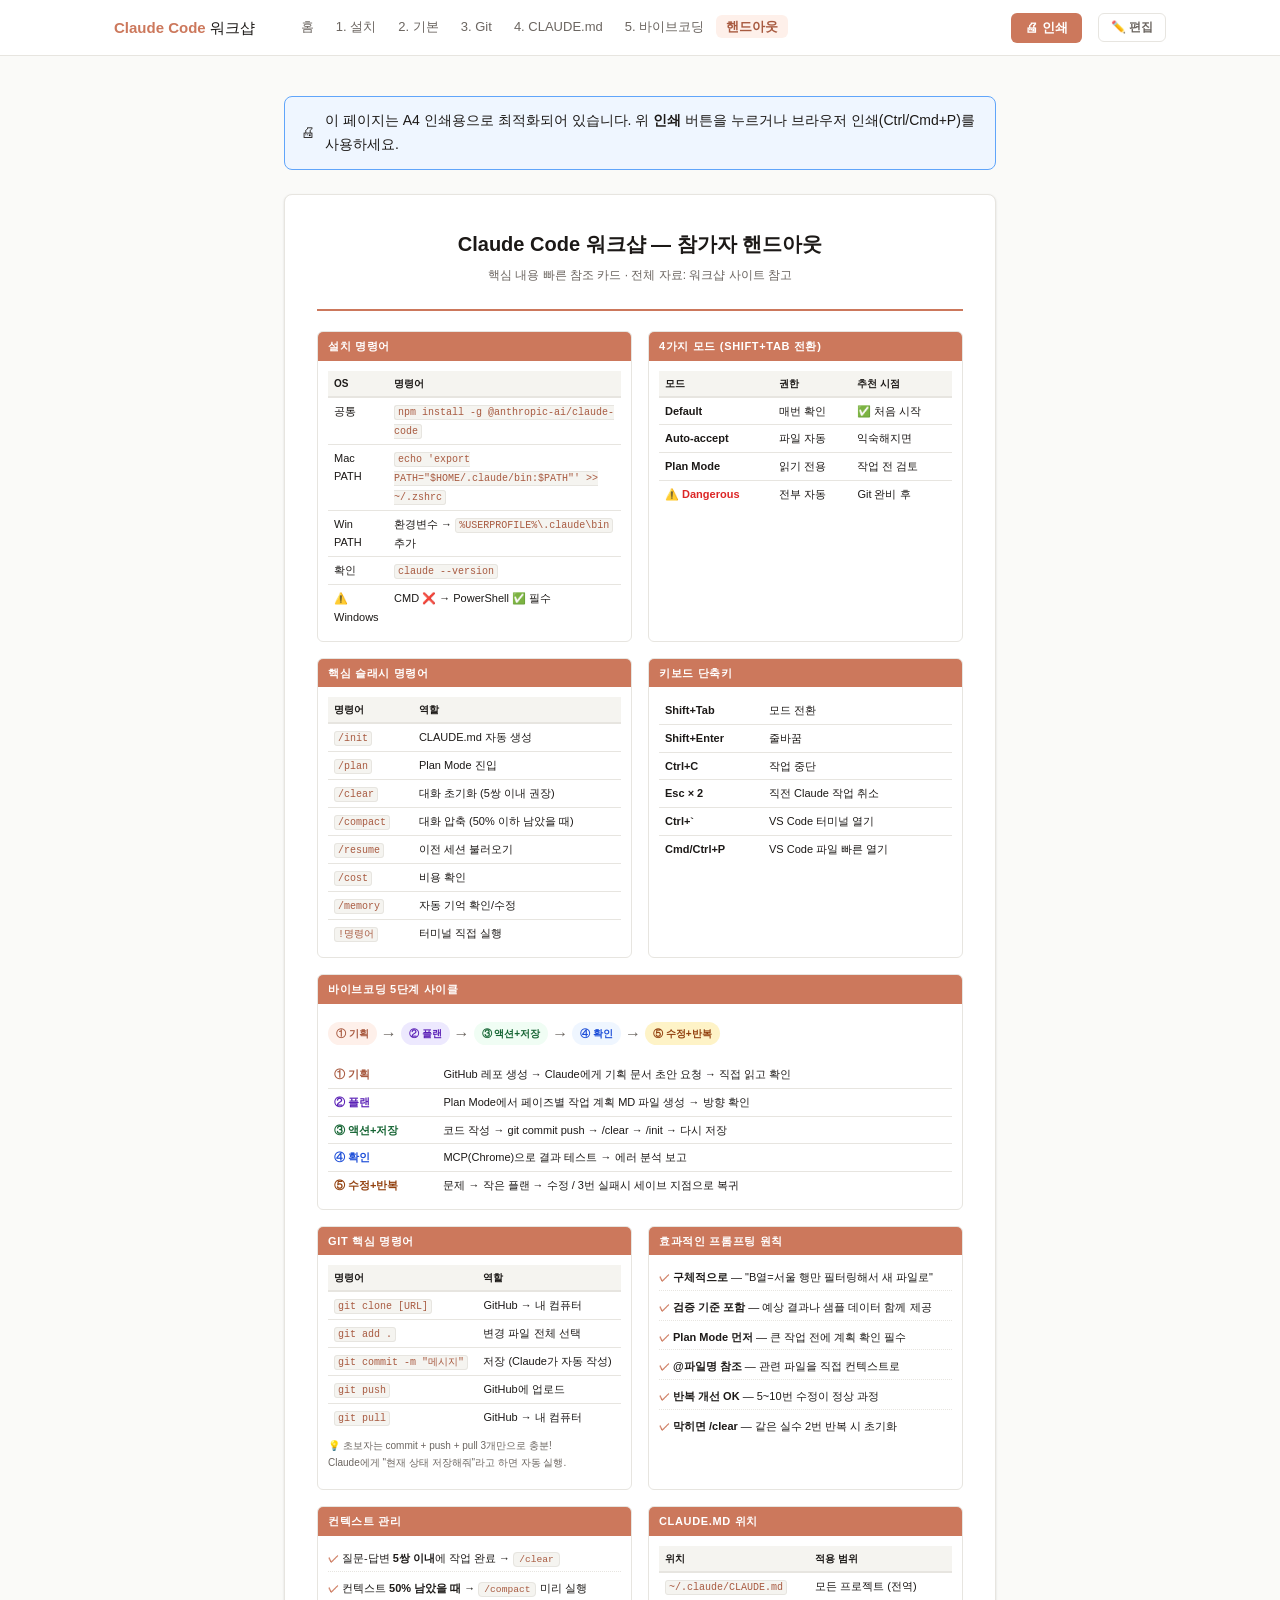
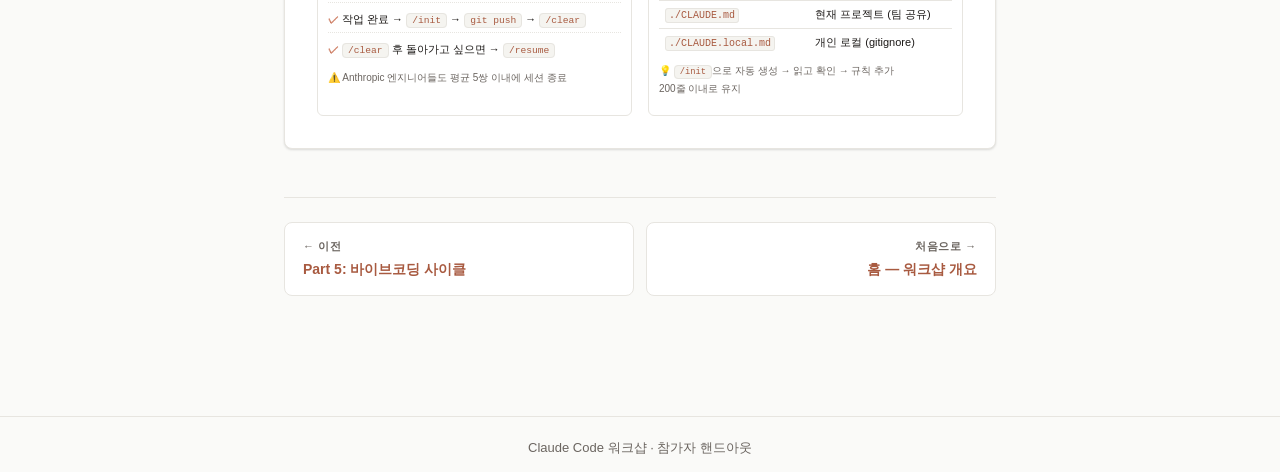
<file: handout.html>
<!DOCTYPE html>
<html lang="ko">
<head>
  <meta charset="UTF-8">
  <meta name="viewport" content="width=device-width, initial-scale=1.0">
  <title>참가자 핸드아웃 — Claude Code 워크샵</title>
  <link rel="stylesheet" href="./style.css">
  <style>
    /* Screen styles */
    .print-hint {
      background: var(--info-bg);
      border: 1px solid var(--info-border);
      border-radius: var(--radius);
      padding: 12px 16px;
      font-size: 14px;
      margin-bottom: 24px;
      display: flex;
      align-items: center;
      gap: 10px;
    }

    .handout-page {
      background: white;
      border: 1px solid var(--border);
      border-radius: var(--radius);
      padding: 32px;
      box-shadow: var(--shadow);
      max-width: 720px;
    }

    .handout-title {
      text-align: center;
      margin-bottom: 20px;
      padding-bottom: 16px;
      border-bottom: 2px solid var(--accent);
    }

    .handout-title h1 { font-size: 20px; font-weight: 900; color: var(--text); }
    .handout-title p { font-size: 12px; color: var(--text-2); margin-top: 4px; }

    .handout-grid {
      display: grid;
      grid-template-columns: 1fr 1fr;
      gap: 16px;
    }

    .handout-section {
      border: 1px solid var(--border);
      border-radius: 6px;
      overflow: hidden;
    }

    .handout-section-full {
      grid-column: 1 / -1;
    }

    .handout-section h2 {
      font-size: 11px;
      font-weight: 800;
      letter-spacing: 0.06em;
      text-transform: uppercase;
      background: var(--accent);
      color: white;
      padding: 5px 10px;
      margin: 0;
      border-bottom: none;
      display: block;
    }

    .handout-section-body {
      padding: 10px;
    }

    .h-table {
      width: 100%;
      border-collapse: collapse;
      font-size: 11px;
    }

    .h-table th {
      background: var(--surface-2);
      font-size: 10px;
      padding: 4px 6px;
    }

    .h-table td {
      padding: 4px 6px;
      font-size: 11px;
      border-bottom: 1px solid var(--border);
    }

    .h-table tr:last-child td { border-bottom: none; }

    .h-table code {
      font-size: 10px;
      background: var(--surface-2);
      border: 1px solid var(--border);
      padding: 1px 3px;
      border-radius: 3px;
    }

    .h-checklist {
      list-style: none;
      padding: 0;
      margin: 0;
      font-size: 11px;
    }

    .h-checklist li {
      padding: 3px 0;
      border-bottom: 1px dotted var(--border);
      padding-left: 14px;
      position: relative;
    }

    .h-checklist li::before {
      content: "□";
      position: absolute;
      left: 0;
      color: var(--text-2);
    }

    .h-checklist li:last-child { border-bottom: none; }

    .cycle-row {
      display: flex;
      gap: 4px;
      align-items: center;
      flex-wrap: wrap;
      font-size: 11px;
      padding: 6px 0;
    }

    .cycle-chip {
      padding: 3px 8px;
      border-radius: 99px;
      font-size: 10px;
      font-weight: 700;
    }

    .cycle-chip.s1 { background: var(--accent-light); color: var(--accent-dark); }
    .cycle-chip.s2 { background: #EDE9FE; color: #5B21B6; }
    .cycle-chip.s3 { background: #F0FDF4; color: #166534; }
    .cycle-chip.s4 { background: #EFF6FF; color: #1D4ED8; }
    .cycle-chip.s5 { background: #FEF3C7; color: #92400E; }
    .cycle-arrow { color: var(--text-2); }

    .principle-list {
      list-style: none;
      padding: 0;
      margin: 0;
      font-size: 11px;
    }

    .principle-list li {
      padding: 3px 0 3px 14px;
      position: relative;
      border-bottom: 1px dotted var(--border);
    }

    .principle-list li::before {
      content: "✓";
      position: absolute;
      left: 0;
      color: var(--accent);
      font-weight: 700;
    }

    .principle-list li:last-child { border-bottom: none; }

    .resource-list {
      list-style: none;
      padding: 0;
      margin: 0;
      font-size: 11px;
    }

    .resource-list li {
      padding: 3px 0;
      border-bottom: 1px dotted var(--border);
    }

    .resource-list li:last-child { border-bottom: none; }
    .resource-list a { color: var(--accent); font-size: 10px; word-break: break-all; }

    /* Print */
    @media print {
      body { background: white; }
      .site-header, .page-nav, .site-footer, .print-hint, .main-content > :not(.handout-page) { display: none; }
      .main-content { padding: 0; max-width: none; }
      .handout-page {
        border: none;
        box-shadow: none;
        padding: 16px;
        max-width: none;
      }
    }
  </style>
</head>
<body>
<header class="site-header">
  <nav class="nav-inner">
    <a class="nav-logo" href="./index.html">Claude Code <span>워크샵</span></a>
    <ul class="nav-links">
      <li><a href="./index.html">홈</a></li>
      <li><a href="./01-setup.html">1. 설치</a></li>
      <li><a href="./02-basics.html">2. 기본</a></li>
      <li><a href="./03-git.html">3. Git</a></li>
      <li><a href="./04-claude-md.html">4. CLAUDE.md</a></li>
      <li><a href="./05-vibe-coding.html">5. 바이브코딩</a></li>
      <li><a href="./handout.html" class="active">핸드아웃</a></li>
    </ul>
    <div class="nav-spacer"></div>
    <button onclick="window.print()" style="padding:6px 14px; background:var(--accent); color:white; border:none; border-radius:6px; font-size:13px; font-weight:600; cursor:pointer;">🖨 인쇄</button>
  </nav>
</header>

<main class="main-content">

  <div class="print-hint">
    <span>🖨</span>
    <span>이 페이지는 A4 인쇄용으로 최적화되어 있습니다. 위 <strong>인쇄</strong> 버튼을 누르거나 브라우저 인쇄(Ctrl/Cmd+P)를 사용하세요.</span>
  </div>

  <div class="handout-page">
    <div class="handout-title">
      <h1>Claude Code 워크샵 — 참가자 핸드아웃</h1>
      <p>핵심 내용 빠른 참조 카드 · 전체 자료: 워크샵 사이트 참고</p>
    </div>

    <div class="handout-grid">

      <!-- 설치 -->
      <div class="handout-section">
        <h2>설치 명령어</h2>
        <div class="handout-section-body">
          <table class="h-table">
            <thead><tr><th>OS</th><th>명령어</th></tr></thead>
            <tbody>
              <tr><td>공통</td><td><code>npm install -g @anthropic-ai/claude-code</code></td></tr>
              <tr><td>Mac PATH</td><td><code>echo 'export PATH="$HOME/.claude/bin:$PATH"' >> ~/.zshrc</code></td></tr>
              <tr><td>Win PATH</td><td>환경변수 → <code>%USERPROFILE%\.claude\bin</code> 추가</td></tr>
              <tr><td>확인</td><td><code>claude --version</code></td></tr>
              <tr><td>⚠️ Windows</td><td>CMD ❌ → PowerShell ✅ 필수</td></tr>
            </tbody>
          </table>
        </div>
      </div>

      <!-- 4가지 모드 -->
      <div class="handout-section">
        <h2>4가지 모드 (Shift+Tab 전환)</h2>
        <div class="handout-section-body">
          <table class="h-table">
            <thead><tr><th>모드</th><th>권한</th><th>추천 시점</th></tr></thead>
            <tbody>
              <tr><td><strong>Default</strong></td><td>매번 확인</td><td>✅ 처음 시작</td></tr>
              <tr><td><strong>Auto-accept</strong></td><td>파일 자동</td><td>익숙해지면</td></tr>
              <tr><td><strong>Plan Mode</strong></td><td>읽기 전용</td><td>작업 전 검토</td></tr>
              <tr><td style="color:#DC2626;"><strong>⚠️ Dangerous</strong></td><td>전부 자동</td><td>Git 완비 후</td></tr>
            </tbody>
          </table>
        </div>
      </div>

      <!-- 슬래시 명령어 -->
      <div class="handout-section">
        <h2>핵심 슬래시 명령어</h2>
        <div class="handout-section-body">
          <table class="h-table">
            <thead><tr><th>명령어</th><th>역할</th></tr></thead>
            <tbody>
              <tr><td><code>/init</code></td><td>CLAUDE.md 자동 생성</td></tr>
              <tr><td><code>/plan</code></td><td>Plan Mode 진입</td></tr>
              <tr><td><code>/clear</code></td><td>대화 초기화 (5쌍 이내 권장)</td></tr>
              <tr><td><code>/compact</code></td><td>대화 압축 (50% 이하 남았을 때)</td></tr>
              <tr><td><code>/resume</code></td><td>이전 세션 불러오기</td></tr>
              <tr><td><code>/cost</code></td><td>비용 확인</td></tr>
              <tr><td><code>/memory</code></td><td>자동 기억 확인/수정</td></tr>
              <tr><td><code>!명령어</code></td><td>터미널 직접 실행</td></tr>
            </tbody>
          </table>
        </div>
      </div>

      <!-- 단축키 -->
      <div class="handout-section">
        <h2>키보드 단축키</h2>
        <div class="handout-section-body">
          <table class="h-table">
            <tbody>
              <tr><td><strong>Shift+Tab</strong></td><td>모드 전환</td></tr>
              <tr><td><strong>Shift+Enter</strong></td><td>줄바꿈</td></tr>
              <tr><td><strong>Ctrl+C</strong></td><td>작업 중단</td></tr>
              <tr><td><strong>Esc × 2</strong></td><td>직전 Claude 작업 취소</td></tr>
              <tr><td><strong>Ctrl+`</strong></td><td>VS Code 터미널 열기</td></tr>
              <tr><td><strong>Cmd/Ctrl+P</strong></td><td>VS Code 파일 빠른 열기</td></tr>
            </tbody>
          </table>
        </div>
      </div>

      <!-- 바이브코딩 사이클 -->
      <div class="handout-section handout-section-full">
        <h2>바이브코딩 5단계 사이클</h2>
        <div class="handout-section-body">
          <div class="cycle-row">
            <div class="cycle-chip s1">① 기획</div>
            <span class="cycle-arrow">→</span>
            <div class="cycle-chip s2">② 플랜</div>
            <span class="cycle-arrow">→</span>
            <div class="cycle-chip s3">③ 액션+저장</div>
            <span class="cycle-arrow">→</span>
            <div class="cycle-chip s4">④ 확인</div>
            <span class="cycle-arrow">→</span>
            <div class="cycle-chip s5">⑤ 수정+반복</div>
          </div>
          <table class="h-table" style="margin-top:8px;">
            <tbody>
              <tr><td style="color:var(--accent-dark);"><strong>① 기획</strong></td><td>GitHub 레포 생성 → Claude에게 기획 문서 초안 요청 → 직접 읽고 확인</td></tr>
              <tr><td style="color:#5B21B6;"><strong>② 플랜</strong></td><td>Plan Mode에서 페이즈별 작업 계획 MD 파일 생성 → 방향 확인</td></tr>
              <tr><td style="color:#166534;"><strong>③ 액션+저장</strong></td><td>코드 작성 → git commit push → /clear → /init → 다시 저장</td></tr>
              <tr><td style="color:#1D4ED8;"><strong>④ 확인</strong></td><td>MCP(Chrome)으로 결과 테스트 → 에러 분석 보고</td></tr>
              <tr><td style="color:#92400E;"><strong>⑤ 수정+반복</strong></td><td>문제 → 작은 플랜 → 수정 / 3번 실패시 세이브 지점으로 복귀</td></tr>
            </tbody>
          </table>
        </div>
      </div>

      <!-- Git -->
      <div class="handout-section">
        <h2>Git 핵심 명령어</h2>
        <div class="handout-section-body">
          <table class="h-table">
            <thead><tr><th>명령어</th><th>역할</th></tr></thead>
            <tbody>
              <tr><td><code>git clone [URL]</code></td><td>GitHub → 내 컴퓨터</td></tr>
              <tr><td><code>git add .</code></td><td>변경 파일 전체 선택</td></tr>
              <tr><td><code>git commit -m "메시지"</code></td><td>저장 (Claude가 자동 작성)</td></tr>
              <tr><td><code>git push</code></td><td>GitHub에 업로드</td></tr>
              <tr><td><code>git pull</code></td><td>GitHub → 내 컴퓨터</td></tr>
            </tbody>
          </table>
          <p style="font-size:10px; color:var(--text-2); margin-top:6px;">💡 초보자는 commit + push + pull 3개만으로 충분!<br>Claude에게 "현재 상태 저장해줘"라고 하면 자동 실행.</p>
        </div>
      </div>

      <!-- 프롬프팅 원칙 -->
      <div class="handout-section">
        <h2>효과적인 프롬프팅 원칙</h2>
        <div class="handout-section-body">
          <ul class="principle-list">
            <li><strong>구체적으로</strong> — "B열=서울 행만 필터링해서 새 파일로"</li>
            <li><strong>검증 기준 포함</strong> — 예상 결과나 샘플 데이터 함께 제공</li>
            <li><strong>Plan Mode 먼저</strong> — 큰 작업 전에 계획 확인 필수</li>
            <li><strong>@파일명 참조</strong> — 관련 파일을 직접 컨텍스트로</li>
            <li><strong>반복 개선 OK</strong> — 5~10번 수정이 정상 과정</li>
            <li><strong>막히면 /clear</strong> — 같은 실수 2번 반복 시 초기화</li>
          </ul>
        </div>
      </div>

      <!-- 컨텍스트 관리 -->
      <div class="handout-section">
        <h2>컨텍스트 관리</h2>
        <div class="handout-section-body">
          <ul class="principle-list">
            <li>질문-답변 <strong>5쌍 이내</strong>에 작업 완료 → <code>/clear</code></li>
            <li>컨텍스트 <strong>50% 남았을 때</strong> → <code>/compact</code> 미리 실행</li>
            <li>작업 완료 → <code>/init</code> → <code>git push</code> → <code>/clear</code></li>
            <li><code>/clear</code> 후 돌아가고 싶으면 → <code>/resume</code></li>
          </ul>
          <p style="font-size:10px; color:var(--text-2); margin-top:6px;">⚠️ Anthropic 엔지니어들도 평균 5쌍 이내에 세션 종료</p>
        </div>
      </div>

      <!-- CLAUDE.md -->
      <div class="handout-section">
        <h2>CLAUDE.md 위치</h2>
        <div class="handout-section-body">
          <table class="h-table">
            <thead><tr><th>위치</th><th>적용 범위</th></tr></thead>
            <tbody>
              <tr><td><code>~/.claude/CLAUDE.md</code></td><td>모든 프로젝트 (전역)</td></tr>
              <tr><td><code>./CLAUDE.md</code></td><td>현재 프로젝트 (팀 공유)</td></tr>
              <tr><td><code>./CLAUDE.local.md</code></td><td>개인 로컬 (gitignore)</td></tr>
            </tbody>
          </table>
          <p style="font-size:10px; color:var(--text-2); margin-top:6px;">💡 <code>/init</code>으로 자동 생성 → 읽고 확인 → 규칙 추가<br>200줄 이내로 유지</p>
        </div>
      </div>

    </div>
  </div>

  <div class="page-nav">
    <a class="prev" href="./05-vibe-coding.html">
      <span class="nav-dir">← 이전</span>
      <span class="nav-title">Part 5: 바이브코딩 사이클</span>
    </a>
    <a class="next" href="./index.html">
      <span class="nav-dir">처음으로 →</span>
      <span class="nav-title">홈 — 워크샵 개요</span>
    </a>
  </div>
</main>

<footer class="site-footer">
  Claude Code 워크샵 · 참가자 핸드아웃
</footer>
<script src="./edit.js"></script>
</body>
</html>
</file>
<file: style.css>
/* ===== RESET & BASE ===== */
*, *::before, *::after { box-sizing: border-box; margin: 0; padding: 0; }

:root {
  --bg: #FAFAF8;
  --surface: #FFFFFF;
  --surface-2: #F5F4F0;
  --border: #E7E5E0;
  --text: #1C1917;
  --text-2: #6B6560;
  --accent: #CC785C;
  --accent-light: #FEF0EA;
  --accent-dark: #A85A40;
  --code-bg: #1C1917;
  --code-text: #F5F5F4;
  --warning-bg: #FFFBEB;
  --warning-border: #FCD34D;
  --tip-bg: #F0FDF4;
  --tip-border: #4ADE80;
  --info-bg: #EFF6FF;
  --info-border: #60A5FA;
  --radius: 8px;
  --shadow: 0 1px 3px rgba(0,0,0,0.08), 0 1px 2px rgba(0,0,0,0.06);
  --max-w: 760px;
  --nav-h: 56px;
}

html { scroll-behavior: smooth; }

body {
  font-family: -apple-system, BlinkMacSystemFont, "Segoe UI", "Noto Sans KR", sans-serif;
  background: var(--bg);
  color: var(--text);
  line-height: 1.7;
  font-size: 16px;
}

/* ===== HEADER / NAV ===== */
.site-header {
  position: sticky;
  top: 0;
  z-index: 100;
  background: var(--surface);
  border-bottom: 1px solid var(--border);
  height: var(--nav-h);
}

.nav-inner {
  max-width: 1100px;
  margin: 0 auto;
  padding: 0 24px;
  height: 100%;
  display: flex;
  align-items: center;
  gap: 8px;
}

.nav-logo {
  font-weight: 700;
  font-size: 15px;
  color: var(--accent);
  text-decoration: none;
  white-space: nowrap;
  margin-right: 8px;
}

.nav-logo span { color: var(--text); font-weight: 400; }

.nav-links {
  display: flex;
  align-items: center;
  gap: 2px;
  flex-wrap: wrap;
  list-style: none;
}

.nav-links a {
  color: var(--text-2);
  text-decoration: none;
  font-size: 13px;
  padding: 4px 10px;
  border-radius: 6px;
  transition: all 0.15s;
  white-space: nowrap;
}

.nav-links a:hover { background: var(--surface-2); color: var(--text); }
.nav-links a.active { background: var(--accent-light); color: var(--accent-dark); font-weight: 600; }

.nav-spacer { flex: 1; }

.nav-badge {
  font-size: 12px;
  background: var(--accent);
  color: white;
  padding: 2px 8px;
  border-radius: 99px;
  font-weight: 600;
}

/* ===== PAGE HERO ===== */
.page-hero {
  background: var(--surface);
  border-bottom: 1px solid var(--border);
  padding: 40px 24px 32px;
}

.page-hero-inner {
  max-width: var(--max-w);
  margin: 0 auto;
}

.part-badge {
  display: inline-block;
  font-size: 12px;
  font-weight: 700;
  letter-spacing: 0.06em;
  text-transform: uppercase;
  color: var(--accent);
  background: var(--accent-light);
  padding: 3px 10px;
  border-radius: 99px;
  margin-bottom: 12px;
}

.page-hero h1 {
  font-size: 28px;
  font-weight: 800;
  line-height: 1.3;
  margin-bottom: 10px;
}

.page-hero p {
  color: var(--text-2);
  font-size: 16px;
  max-width: 560px;
}

.time-badge {
  display: inline-flex;
  align-items: center;
  gap: 5px;
  font-size: 13px;
  color: var(--text-2);
  background: var(--surface-2);
  padding: 4px 12px;
  border-radius: 99px;
  margin-top: 12px;
}

/* ===== MAIN CONTENT ===== */
.main-content {
  max-width: var(--max-w);
  margin: 0 auto;
  padding: 40px 24px 60px;
}

.main-content > * + * { margin-top: 24px; }

h2 {
  font-size: 20px;
  font-weight: 700;
  margin-top: 40px;
  margin-bottom: 12px;
  padding-bottom: 8px;
  border-bottom: 2px solid var(--accent);
  display: inline-block;
}

h3 {
  font-size: 16px;
  font-weight: 700;
  margin-top: 24px;
  margin-bottom: 8px;
  color: var(--text);
}

p { margin-bottom: 8px; }

a { color: var(--accent); text-decoration: underline; text-underline-offset: 2px; }
a:hover { color: var(--accent-dark); }

ul, ol { padding-left: 20px; }
ul li, ol li { margin-bottom: 4px; }

strong { font-weight: 700; }

/* ===== CODE ===== */
code {
  font-family: "JetBrains Mono", "Fira Code", "Cascadia Code", monospace;
  font-size: 0.875em;
  background: var(--surface-2);
  border: 1px solid var(--border);
  padding: 1px 5px;
  border-radius: 4px;
  color: var(--accent-dark);
}

.code-block {
  position: relative;
  background: var(--code-bg);
  border-radius: var(--radius);
  overflow: hidden;
  margin: 16px 0;
}

.code-block .code-label {
  padding: 8px 16px 6px;
  font-size: 11px;
  font-weight: 600;
  letter-spacing: 0.06em;
  text-transform: uppercase;
  color: #9CA3AF;
  background: #111010;
  border-bottom: 1px solid #2C2C2C;
}

.code-block pre {
  padding: 16px 20px;
  overflow-x: auto;
  font-family: "JetBrains Mono", "Fira Code", monospace;
  font-size: 13.5px;
  line-height: 1.6;
  color: var(--code-text);
  white-space: pre;
}

.code-block .comment { color: #6B7280; }
.code-block .cmd { color: #93C5FD; }

.copy-btn {
  position: absolute;
  top: 8px;
  right: 10px;
  background: #2C2C2C;
  color: #9CA3AF;
  border: none;
  border-radius: 4px;
  padding: 3px 8px;
  font-size: 11px;
  cursor: pointer;
  transition: all 0.15s;
}
.copy-btn:hover { background: #3C3C3C; color: #F5F5F4; }
.copy-btn.copied { color: #4ADE80; }

/* ===== OS TABS ===== */
.os-tabs {
  border: 1px solid var(--border);
  border-radius: var(--radius);
  overflow: hidden;
  margin: 16px 0;
}

.os-tab-buttons {
  display: flex;
  background: var(--surface-2);
  border-bottom: 1px solid var(--border);
}

.os-tab-btn {
  flex: 1;
  padding: 10px 16px;
  font-size: 13px;
  font-weight: 600;
  cursor: pointer;
  background: none;
  border: none;
  color: var(--text-2);
  transition: all 0.15s;
}

.os-tab-btn.active {
  background: var(--surface);
  color: var(--accent-dark);
  box-shadow: inset 0 -2px 0 var(--accent);
}

.os-tab-content { display: none; padding: 20px; }
.os-tab-content.active { display: block; }

/* ===== CALLOUT BOXES ===== */
.callout {
  padding: 14px 18px;
  border-radius: var(--radius);
  border-left: 3px solid;
  margin: 16px 0;
  font-size: 15px;
}

.callout-warning {
  background: var(--warning-bg);
  border-color: var(--warning-border);
}

.callout-tip {
  background: var(--tip-bg);
  border-color: var(--tip-border);
}

.callout-info {
  background: var(--info-bg);
  border-color: var(--info-border);
}

.callout-title {
  font-weight: 700;
  font-size: 13px;
  letter-spacing: 0.04em;
  text-transform: uppercase;
  margin-bottom: 4px;
}

.callout-warning .callout-title { color: #92400E; }
.callout-tip .callout-title { color: #166534; }
.callout-info .callout-title { color: #1E40AF; }

/* ===== TABLES ===== */
.table-wrap { overflow-x: auto; margin: 16px 0; }

table {
  width: 100%;
  border-collapse: collapse;
  font-size: 14px;
}

th {
  background: var(--surface-2);
  font-weight: 700;
  padding: 10px 14px;
  text-align: left;
  border-bottom: 2px solid var(--border);
  white-space: nowrap;
}

td {
  padding: 10px 14px;
  border-bottom: 1px solid var(--border);
  vertical-align: top;
}

tr:last-child td { border-bottom: none; }
tr:hover td { background: var(--surface-2); }

/* ===== STEP CARDS ===== */
.steps { display: flex; flex-direction: column; gap: 16px; margin: 16px 0; }

.step {
  display: flex;
  gap: 16px;
  padding: 16px 20px;
  background: var(--surface);
  border: 1px solid var(--border);
  border-radius: var(--radius);
  box-shadow: var(--shadow);
}

.step-num {
  flex-shrink: 0;
  width: 32px;
  height: 32px;
  border-radius: 50%;
  background: var(--accent);
  color: white;
  font-weight: 800;
  font-size: 14px;
  display: flex;
  align-items: center;
  justify-content: center;
}

.step-body h3 { margin-top: 0; font-size: 15px; }
.step-body p { margin-bottom: 0; font-size: 14px; color: var(--text-2); }

/* ===== TIMELINE CARDS (HOME) ===== */
.timeline { display: flex; flex-direction: column; gap: 12px; margin: 20px 0; }

.timeline-card {
  display: flex;
  gap: 16px;
  padding: 16px 20px;
  background: var(--surface);
  border: 1px solid var(--border);
  border-radius: var(--radius);
  box-shadow: var(--shadow);
  align-items: flex-start;
  text-decoration: none;
  color: inherit;
  transition: all 0.15s;
}

.timeline-card:hover {
  border-color: var(--accent);
  box-shadow: 0 4px 12px rgba(204, 120, 92, 0.15);
  transform: translateY(-1px);
}

.timeline-card-time {
  flex-shrink: 0;
  font-size: 12px;
  font-weight: 700;
  color: var(--accent);
  background: var(--accent-light);
  padding: 4px 10px;
  border-radius: 99px;
  white-space: nowrap;
}

.timeline-card-body { flex: 1; }
.timeline-card-body strong { display: block; font-size: 15px; margin-bottom: 2px; }
.timeline-card-body span { font-size: 13px; color: var(--text-2); }

.timeline-card-arrow { color: var(--text-2); font-size: 18px; align-self: center; }

/* ===== CHECKLIST ===== */
.checklist { list-style: none; padding: 0; margin: 12px 0; }
.checklist li {
  display: flex;
  align-items: center;
  gap: 10px;
  padding: 8px 12px;
  border-radius: 6px;
  font-size: 14px;
  transition: background 0.1s;
}
.checklist li:hover { background: var(--surface-2); }
.checklist li::before {
  content: "□";
  font-size: 18px;
  color: var(--text-2);
  line-height: 1;
}

/* ===== PREV/NEXT NAV ===== */
.page-nav {
  display: flex;
  gap: 12px;
  margin-top: 48px;
  padding-top: 24px;
  border-top: 1px solid var(--border);
}

.page-nav a {
  flex: 1;
  display: flex;
  flex-direction: column;
  padding: 14px 18px;
  background: var(--surface);
  border: 1px solid var(--border);
  border-radius: var(--radius);
  text-decoration: none;
  color: inherit;
  transition: all 0.15s;
}

.page-nav a:hover { border-color: var(--accent); background: var(--accent-light); }

.page-nav .nav-dir {
  font-size: 11px;
  font-weight: 700;
  letter-spacing: 0.06em;
  text-transform: uppercase;
  color: var(--text-2);
  margin-bottom: 2px;
}

.page-nav .nav-title { font-size: 14px; font-weight: 600; color: var(--accent-dark); }
.page-nav a.next { text-align: right; }
.page-nav a:only-child { max-width: 50%; }

/* ===== COMPARISON BOX ===== */
.compare-grid {
  display: grid;
  grid-template-columns: 1fr 1fr;
  gap: 16px;
  margin: 16px 0;
}

.compare-card {
  padding: 16px;
  border-radius: var(--radius);
  border: 1px solid var(--border);
}

.compare-card.traditional { background: #FFF9F5; border-color: #FCD9C0; }
.compare-card.vibe { background: #F0FDF4; border-color: #BBF7D0; }

.compare-card h4 {
  font-size: 14px;
  font-weight: 700;
  margin-bottom: 10px;
  padding-bottom: 8px;
  border-bottom: 1px solid var(--border);
}

.compare-card.traditional h4 { color: #9A3412; }
.compare-card.vibe h4 { color: #166534; }

.compare-card ul { padding-left: 16px; }
.compare-card li { font-size: 13px; margin-bottom: 4px; }

/* ===== SHORTCUT TABLE ===== */
.shortcut-grid {
  display: grid;
  grid-template-columns: repeat(auto-fill, minmax(220px, 1fr));
  gap: 10px;
  margin: 16px 0;
}

.shortcut-item {
  display: flex;
  align-items: center;
  gap: 10px;
  padding: 10px 14px;
  background: var(--surface);
  border: 1px solid var(--border);
  border-radius: var(--radius);
  font-size: 13px;
}

kbd {
  font-family: inherit;
  font-size: 11px;
  font-weight: 700;
  background: var(--surface-2);
  border: 1px solid var(--border);
  border-bottom-width: 2px;
  padding: 2px 7px;
  border-radius: 4px;
  white-space: nowrap;
  color: var(--text);
}

/* ===== CYCLE DIAGRAM ===== */
.cycle-diagram {
  display: flex;
  align-items: center;
  flex-wrap: wrap;
  gap: 6px;
  padding: 20px;
  background: var(--surface);
  border: 1px solid var(--border);
  border-radius: var(--radius);
  justify-content: center;
  margin: 16px 0;
}

.cycle-step {
  padding: 8px 16px;
  border-radius: 99px;
  font-size: 13px;
  font-weight: 700;
  text-align: center;
}

.cycle-step.s1 { background: var(--accent-light); color: var(--accent-dark); }
.cycle-step.s2 { background: #EDE9FE; color: #5B21B6; }
.cycle-step.s3 { background: #F0FDF4; color: #166534; }
.cycle-step.s4 { background: #EFF6FF; color: #1D4ED8; }
.cycle-step.s5 { background: #FEF3C7; color: #92400E; }

.cycle-arrow { color: var(--text-2); font-size: 16px; }

/* ===== FOOTER ===== */
.site-footer {
  margin-top: 60px;
  padding: 20px 24px;
  border-top: 1px solid var(--border);
  text-align: center;
  font-size: 13px;
  color: var(--text-2);
}

/* ===== PRINT (HANDOUT) ===== */
@media print {
  .site-header, .page-nav, .site-footer { display: none; }
  body { font-size: 11px; background: white; }
  .page-hero { padding: 16px 0 12px; }
  .page-hero h1 { font-size: 18px; }
  .main-content { padding: 8px 0; }
  .main-content > * + * { margin-top: 10px; }
  h2 { font-size: 13px; margin-top: 14px; }
  h3 { font-size: 12px; }
  table { font-size: 11px; }
  td, th { padding: 5px 8px; }
  .code-block pre { font-size: 11px; padding: 8px 12px; }
  .callout { padding: 8px 12px; }
}

/* ===== MOBILE ===== */
@media (max-width: 640px) {
  .nav-inner { padding: 0 12px; gap: 4px; }
  .nav-logo span { display: none; }
  .nav-links a { font-size: 12px; padding: 4px 7px; }
  .main-content { padding: 24px 16px 40px; }
  .compare-grid { grid-template-columns: 1fr; }
  .shortcut-grid { grid-template-columns: 1fr; }
  .page-hero { padding: 24px 16px; }
  .page-hero h1 { font-size: 22px; }
  .cycle-diagram { flex-direction: column; }
}
</file>
